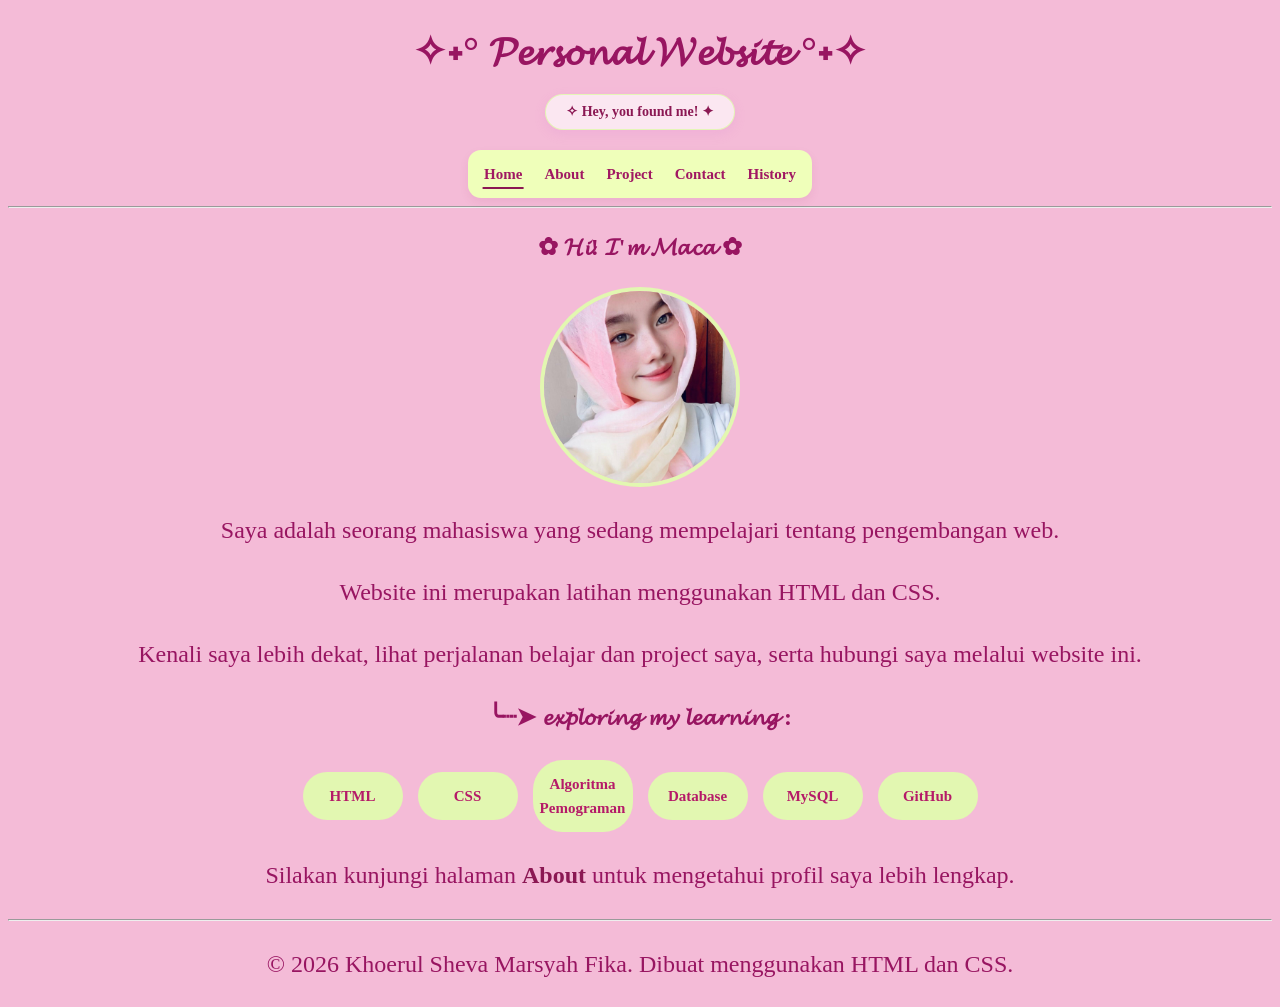
<file: index.html>
<!doctype html>
<html lang="id">
  <head>
    <meta charset="UTF-8" />
    <title>Home</title>
    <link rel="stylesheet" href="style.css">
  </head>
  <body>
    <div class="menu">
    <h1 id="judul">✧˖° 𝓟𝓮𝓻𝓼𝓸𝓷𝓪𝓵 𝓦𝓮𝓫𝓼𝓲𝓽𝓮 °˖✧</h1>
    <p class="greeting-sub">✧ Hey, you found me! ✦</p>
    <nav>
      <a href="index.html" class="active">Home</a>
      <a
        href="About.html"
        >About</a
      >
      <a href="Project.html"
        >Project</a
      >
       <a href="Contact.html"
        >Contact</a
      >
      <a href="History.html"
        >History</a
      >
    </nav>
    <hr />
    <h2 id="✿ 𝓗𝓲! 𝓘'𝓶 𝓜𝓪𝓬𝓪 ✿">✿ 𝓗𝓲! 𝓘'𝓶 𝓜𝓪𝓬𝓪 ✿</h2>
    <img
src="assets/maca.jpeg"
alt="Foto profil Khoerul Sheva Marsyah Fika"
width="180"
/>
    <p>Saya adalah seorang mahasiswa yang sedang mempelajari tentang pengembangan web.
    <p>Website ini merupakan latihan menggunakan HTML dan CSS.</p>

      <p>Kenali saya lebih dekat, lihat perjalanan belajar dan project saya, serta hubungi saya melalui website ini.</p>
    </p>
    <h3>╰┈➤ 𝓮𝔁𝓹𝓵𝓸𝓻𝓲𝓷𝓰 𝓶𝔂 𝓵𝓮𝓪𝓻𝓷𝓲𝓷𝓰 : </h3>
    <div class="skill-wrapper">
      <ul>
        <li>HTML</li>
        <li>CSS</li>
        <li>Algoritma Pemograman</li>
        <li>Database</li>
        <li>MySQL</li>
        <li>GitHub</li>
      </ul>
    </div>
    <p>Silakan kunjungi halaman <a href="About.html">About</a> untuk mengetahui profil saya lebih lengkap.</p>
  <hr />
    <p>©️ 2026 Khoerul Sheva Marsyah Fika. Dibuat menggunakan HTML dan CSS.</p>
  </body>
</html>
</file>
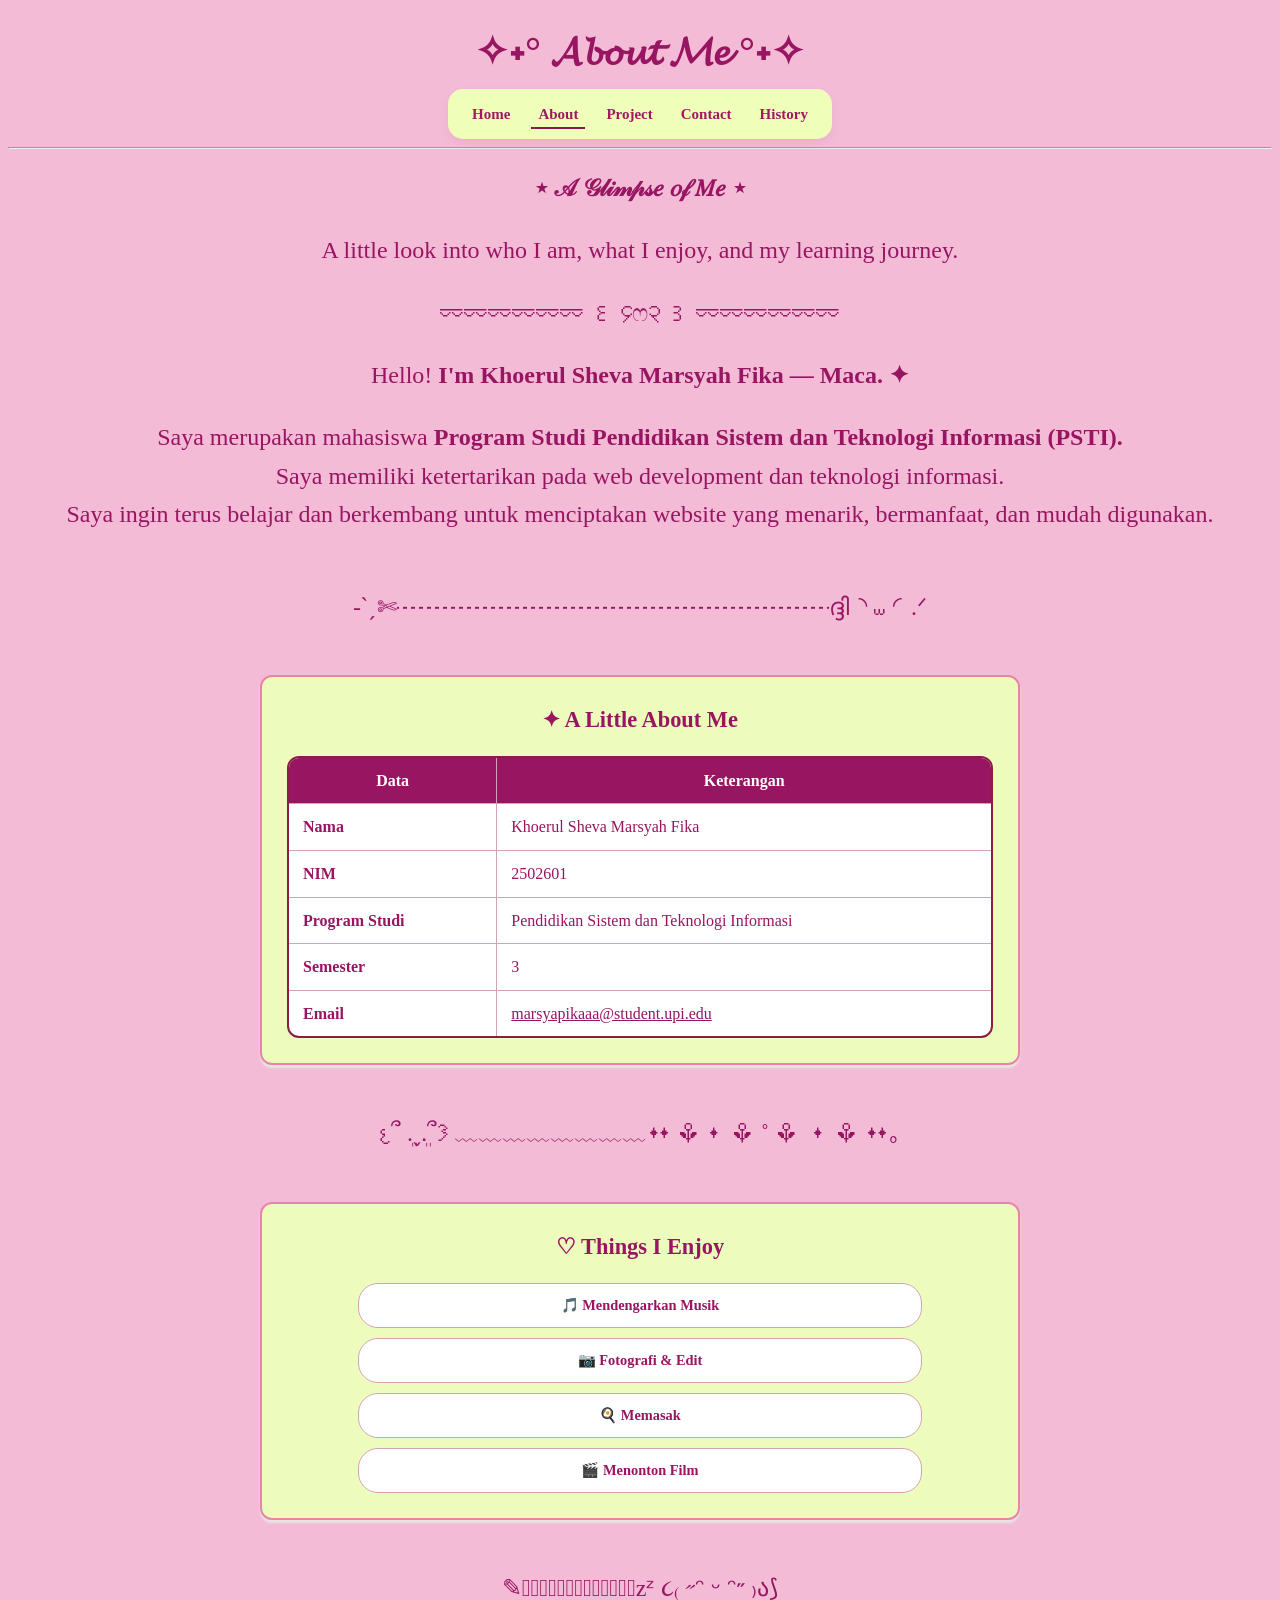
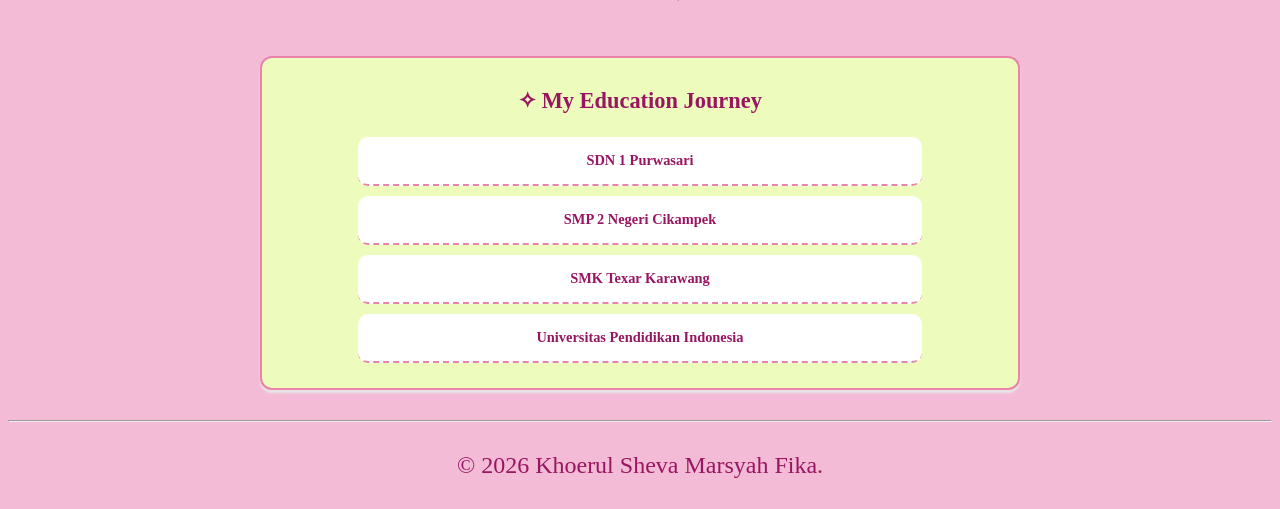
<file: About.html>
<!doctype html>
<html lang="id">
  <head>
    <meta charset="UTF-8" />
    <title>About</title>
    <link rel="stylesheet" href="style-about.css">
  </head>
  <body>
    <div class="menu">
    <h1 id="judul">✧˖° 𝓐𝓫𝓸𝓾𝓽 𝓜𝓮 °˖✧</h1>
    <nav>
      <a href="index.html"
        >Home</a
      >
      <a href="About.html" class="active">About</a>
      <a href="Project.html"
        >Project</a
      >
       <a href="Contact.html"
        >Contact</a
      >
       <a href="History.html"
        >History</a
      >
    </nav>
    <hr />
    <h2 id="⋆ 𝒜 𝒢𝓁𝒾𝓂𝓅𝓈𝑒 𝑜𝒻 𝑀𝑒 ⋆">⋆ 𝒜 𝒢𝓁𝒾𝓂𝓅𝓈𝑒 𝑜𝒻 𝑀𝑒 ⋆</h2>
    <p>A little look into who I am, what I enjoy, and my learning journey.
    <p>⏔⏔⏔⏔⏔⏔ ꒰ ᧔ෆ᧓ ꒱ ⏔⏔⏔⏔⏔⏔</p>
    </p>
    <p>Hello! <strong>I'm Khoerul Sheva Marsyah Fika — Maca. ✦</strong>
    <p>Saya merupakan mahasiswa <strong>Program Studi Pendidikan Sistem dan Teknologi Informasi (PSTI).</strong> <br />Saya memiliki ketertarikan pada web development dan teknologi informasi. <br />Saya ingin terus belajar dan berkembang untuk menciptakan website yang menarik, bermanfaat, dan mudah digunakan.</p>
  <div class="konten-about">
    <p>-ˋˏ✄┈┈┈┈┈┈┈┈┈┈┈┈┈┈┈┈┈┈ദ്ദി◝ ⩊ ◜.ᐟ</p>
    <div class="data-section">
    <h2>✦ A Little About Me</h2>
    <table class="tabel">
         <tr>
            <th> Data</th> 
            <th> Keterangan</th>
         </tr>
         <tr>
            <td> Nama</td>
            <td> Khoerul Sheva Marsyah Fika</td>
         </tr>
         <tr>
            <td> NIM</td>
            <td> 2502601</td>
         </tr>
         <tr>
            <td> Program Studi</td>
            <td> Pendidikan Sistem dan Teknologi Informasi</td>
         </tr>
         <tr>
            <td> Semester</td>
            <td> 3</td>
         </tr>
         <tr>
            <td> Email</td>
            <td> <a href="mailto:marsyapikaaa@student.upi.edu">marsyapikaaa@student.upi.edu</a></td>
         </tr>
      </table>
    </div>
    <p>𐔌՞ ܸ.ˬ.ܸ՞𐦯 ﹏﹏﹏﹏﹏﹏﹏﹏᠃ ⚘᠂ ⚘ ˚ ⚘ ᠂ ⚘ ᠃｡</p>
    <div class="hobby-card">
      <h2>♡ Things I Enjoy</h2>
      <ul class="hobby-list">
      <li>🎵 Mendengarkan Musik</li>
      <li>📷 Fotografi & Edit</li>
      <li>🍳 Memasak</li>
      <li>🎬 Menonton Film</li>
    </ul>
  </div>
  <p>✎𓂃𓂃𓂃𓂃𓂃𓂃𓂃𓂃𓂃𓂃𓂃𓂃𓂃zᶻ ૮₍ ˶ᵔ ᵕ ᵔ˶ ₎ა⟆</p>
  <div class="edu-card">
    <h2>✧ My Education Journey</h2>
    <ul class="edu-list">
      <li>
        <span class="edu-dot"></span>
            <div class="edu-content">
                <strong>SDN 1 Purwasari</strong>
            </div>
      </li>
      <li>
        <span class="edu-dot"></span>
            <div class="edu-content">
                <strong>SMP 2 Negeri Cikampek</strong>
            </div>
      </li>
      <li>
            <span class="edu-dot"></span>
            <div class="edu-content">
                <strong>SMK Texar Karawang</strong>
            </div>
      </li>
      <li class="active">
            <span class="edu-dot"></span>
            <div class="edu-content">
                <strong>Universitas Pendidikan Indonesia</strong>
            </div>
      </li>
    </ul>
    </div>
  </div>
<hr />
<p>©️ 2026 Khoerul Sheva Marsyah Fika.</p>
  </body>
</html>
</file>
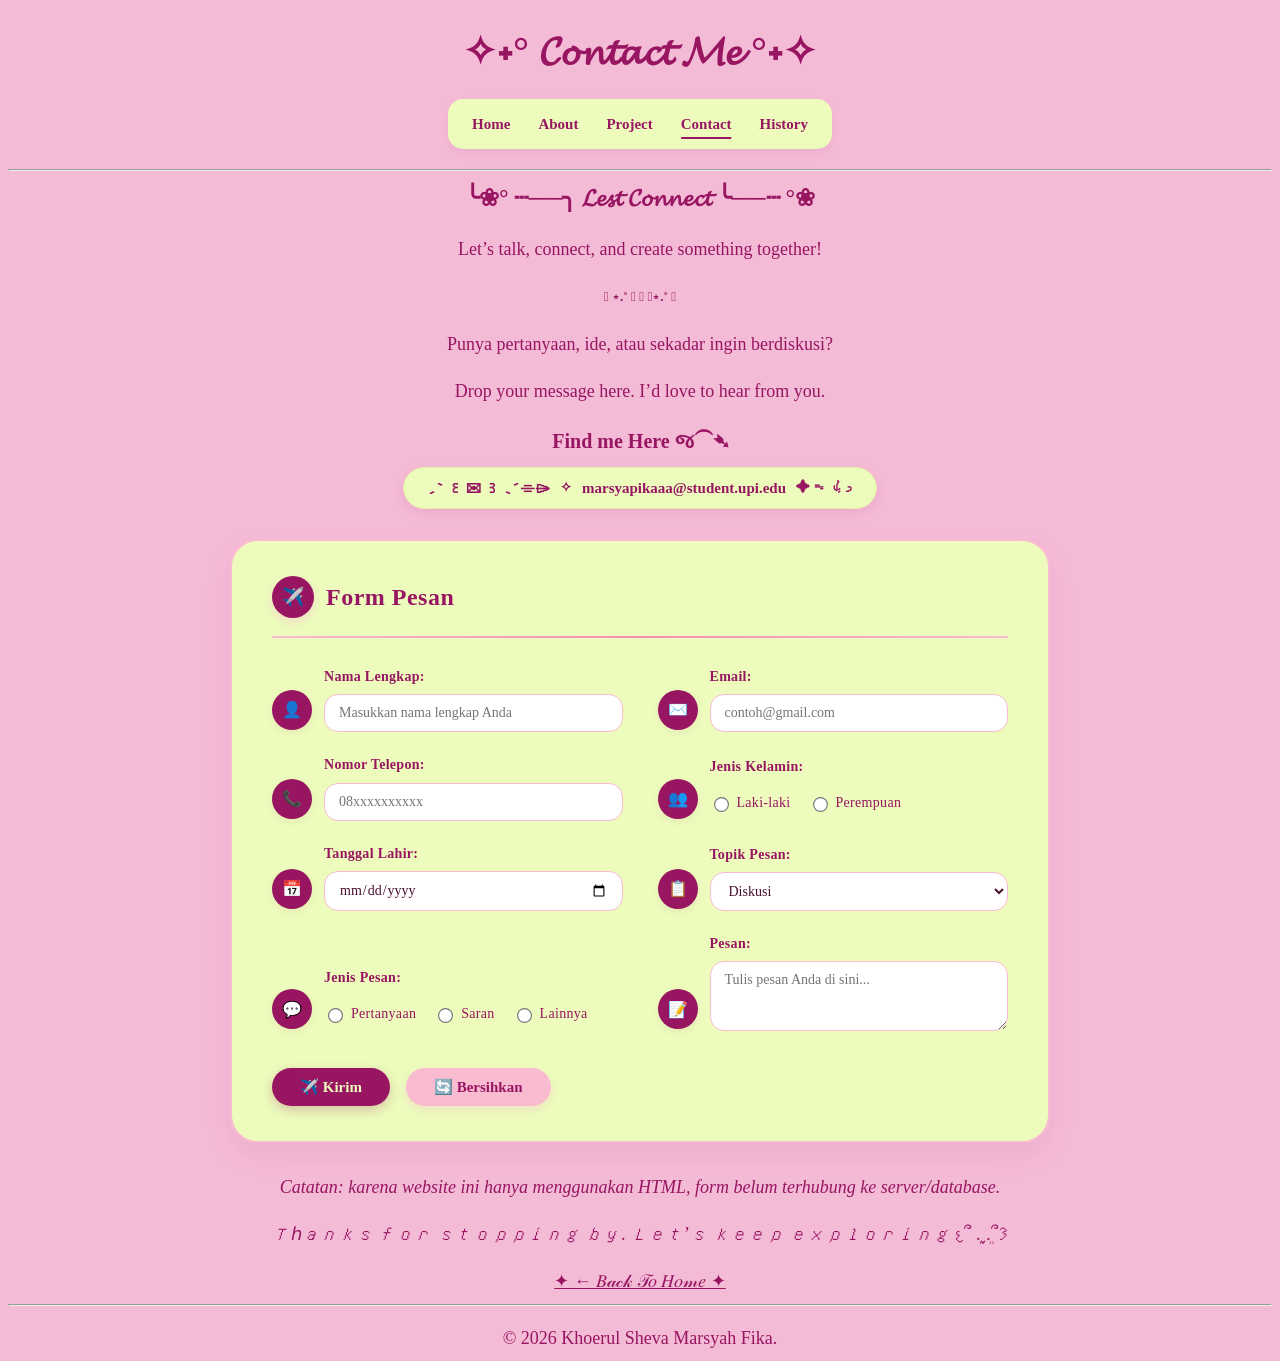
<file: Contact.html>
<!doctype html>
<html lang="id">
  <head>
    <meta charset="UTF-8" />
    <title>Contact</title>
    <link rel="stylesheet" href="style-contact.css" />
  </head>
  <body>
    <header>
      <div class="menu">
        <h1 id="judul">✧˖° 𝓒𝓸𝓷𝓽𝓪𝓬𝓽 𝓜𝓮 °˖✧</h1>
        <nav class="navbar">
          <a href="index.html">Home</a>
          <a href="About.html">About</a>
          <a href="Project.html">Project</a>
          <a href="Contact.html" class="active">Contact</a>
          <a href="History.html">History</a>
        </nav>
      </div>
      <hr />
    </header>

    <main class="contact-container">
      <section class="intro-section">
        <h2>╰❀° ┄──╮ 𝓛𝓮𝓼𝓽 𝓒𝓸𝓷𝓷𝓮𝓬𝓽 ╰──┄ °❀</h2>
        <p>Let’s talk, connect, and create something together!</p>
        <h5>𓇼 ⋆.˚ 𓆉 𓆝 𓆡⋆.˚ 𓇼</h5>
        <p>Punya pertanyaan, ide, atau sekadar ingin berdiskusi?</p>
        <p>Drop your message here. I’d love to hear from you.</p>
      </section>
      <section class="info-section">
        <h3>Find me Here જ⁀➴</h3>
        <a href="mailto:marsyapikaaa@student.upi.edu" class="email-pill"> ˏˋ ꒰ ✉︎ ꒱ ˎˊ⌯⌲
          <span class="pill-sparkle">✧</span>
          <span class="email-text">marsyapikaaa@student.upi.edu</span>
          <span class="pill-sparkle">✦ ᯓ ᡣ𐭩</span>
      </a>
      </section>

      <section class="form-container">
        <div class="form-header">
          <span class="icon-header">✈️</span>
          <h3>Form Pesan</h3>
        </div>
        <hr class="form-divider" />

        <!-- Kunci Rapi: SEMUA .form-item WAJIB ADA DI DALAM TAG FORM INI -->
        <form action="#" method="post" class="grid-form">
          
          <!-- 1. Nama Lengkap -->
          <div class="form-item">
            <span class="field-icon">👤</span>
            <div class="field-content">
              <label for="nama">Nama Lengkap:</label>
              <input type="text" id="nama" name="nama" required placeholder="Masukkan nama lengkap Anda" />
            </div>
          </div>

          <!-- 2. Email -->
          <div class="form-item">
            <span class="field-icon">✉️</span>
            <div class="field-content">
              <label for="email">Email:</label>
              <input type="email" id="email" name="email" required placeholder="contoh@gmail.com" />
            </div>
          </div>

          <!-- 3. Nomor Telepon -->
          <div class="form-item">
            <span class="field-icon">📞</span>
            <div class="field-content">
              <label for="telepon">Nomor Telepon:</label>
              <input type="text" id="telepon" name="telepon" placeholder="08xxxxxxxxxx" />
            </div>
          </div>

          <!-- 4. Jenis Kelamin -->
          <div class="form-item">
            <span class="field-icon">👥</span>
            <div class="field-content">
              <label>Jenis Kelamin:</label>
              <div class="radio-inline">
                <label><input type="radio" name="jenis_kelamin" value="Laki-laki" /> Laki-laki</label>
                <label><input type="radio" name="jenis_kelamin" value="Perempuan" /> Perempuan</label>
              </div>
            </div>
          </div>

          <!-- 5. Tanggal Lahir -->
          <div class="form-item">
            <span class="field-icon">📅</span>
            <div class="field-content">
              <label for="tanggal_lahir">Tanggal Lahir:</label>
              <input type="date" id="tanggal_lahir" name="tanggal_lahir" />
            </div>
          </div>

          <!-- 6. Topik Pesan -->
          <div class="form-item">
            <span class="field-icon">📋</span>
            <div class="field-content">
              <label for="topik">Topik Pesan:</label>
              <select id="topik" name="topik">
                <option value="diskusi">Diskusi</option>
                <option value="pertanyaan">Pertanyaan</option>
                <option value="saran">Saran</option>
              </select>
            </div>
          </div>

          <!-- 7. Jenis Pesan -->
          <div class="form-item">
            <span class="field-icon">💬</span>
            <div class="field-content">
              <label>Jenis Pesan:</label>
              <div class="radio-inline">
                <label><input type="radio" name="jenis_pesan" value="Pertanyaan" /> Pertanyaan</label>
                <label><input type="radio" name="jenis_pesan" value="Saran" /> Saran</label>
                <label><input type="radio" name="jenis_pesan" value="Lainnya" /> Lainnya</label>
              </div>
            </div>
          </div>

          <!-- 8. Pesan -->
          <div class="form-item">
            <span class="field-icon">📝</span>
            <div class="field-content">
              <label for="pesan">Pesan:</label>
              <textarea id="pesan" name="pesan" rows="3" placeholder="Tulis pesan Anda di sini..."></textarea>
            </div>
          </div>

          <!-- Tombol -->
          <div class="form-actions">
            <button type="submit" class="btn-kirim">✈️ Kirim</button>
            <button type="reset" class="btn-bersihkan">🔄 Bersihkan</button>
          </div>
        </form>
      </section>

      <p><em>Catatan: karena website ini hanya menggunakan HTML, form belum terhubung ke server/database.</em></p>
      <p>𝑇ℎ𝑎𝑛𝑘𝑠 𝑓𝑜𝑟 𝑠𝑡𝑜𝑝𝑝𝑖𝑛𝑔 𝑏𝑦. 𝐿𝑒𝑡’𝑠 𝑘𝑒𝑒𝑝 𝑒𝑥𝑝𝑙𝑜𝑟𝑖𝑛𝑔 𐔌՞ ܸ.ˬ.ܸ՞𐦯</p>
      <p><a href="index.html"> ✦ ← 𝐵𝒶𝒸𝓀 𝒯𝑜 𝐻𝑜𝓂𝑒 ✦</a></p>
      <hr />
      <p>©️ 2026 Khoerul Sheva Marsyah Fika.</p>
    </main>
  </body>
</html>
</file>
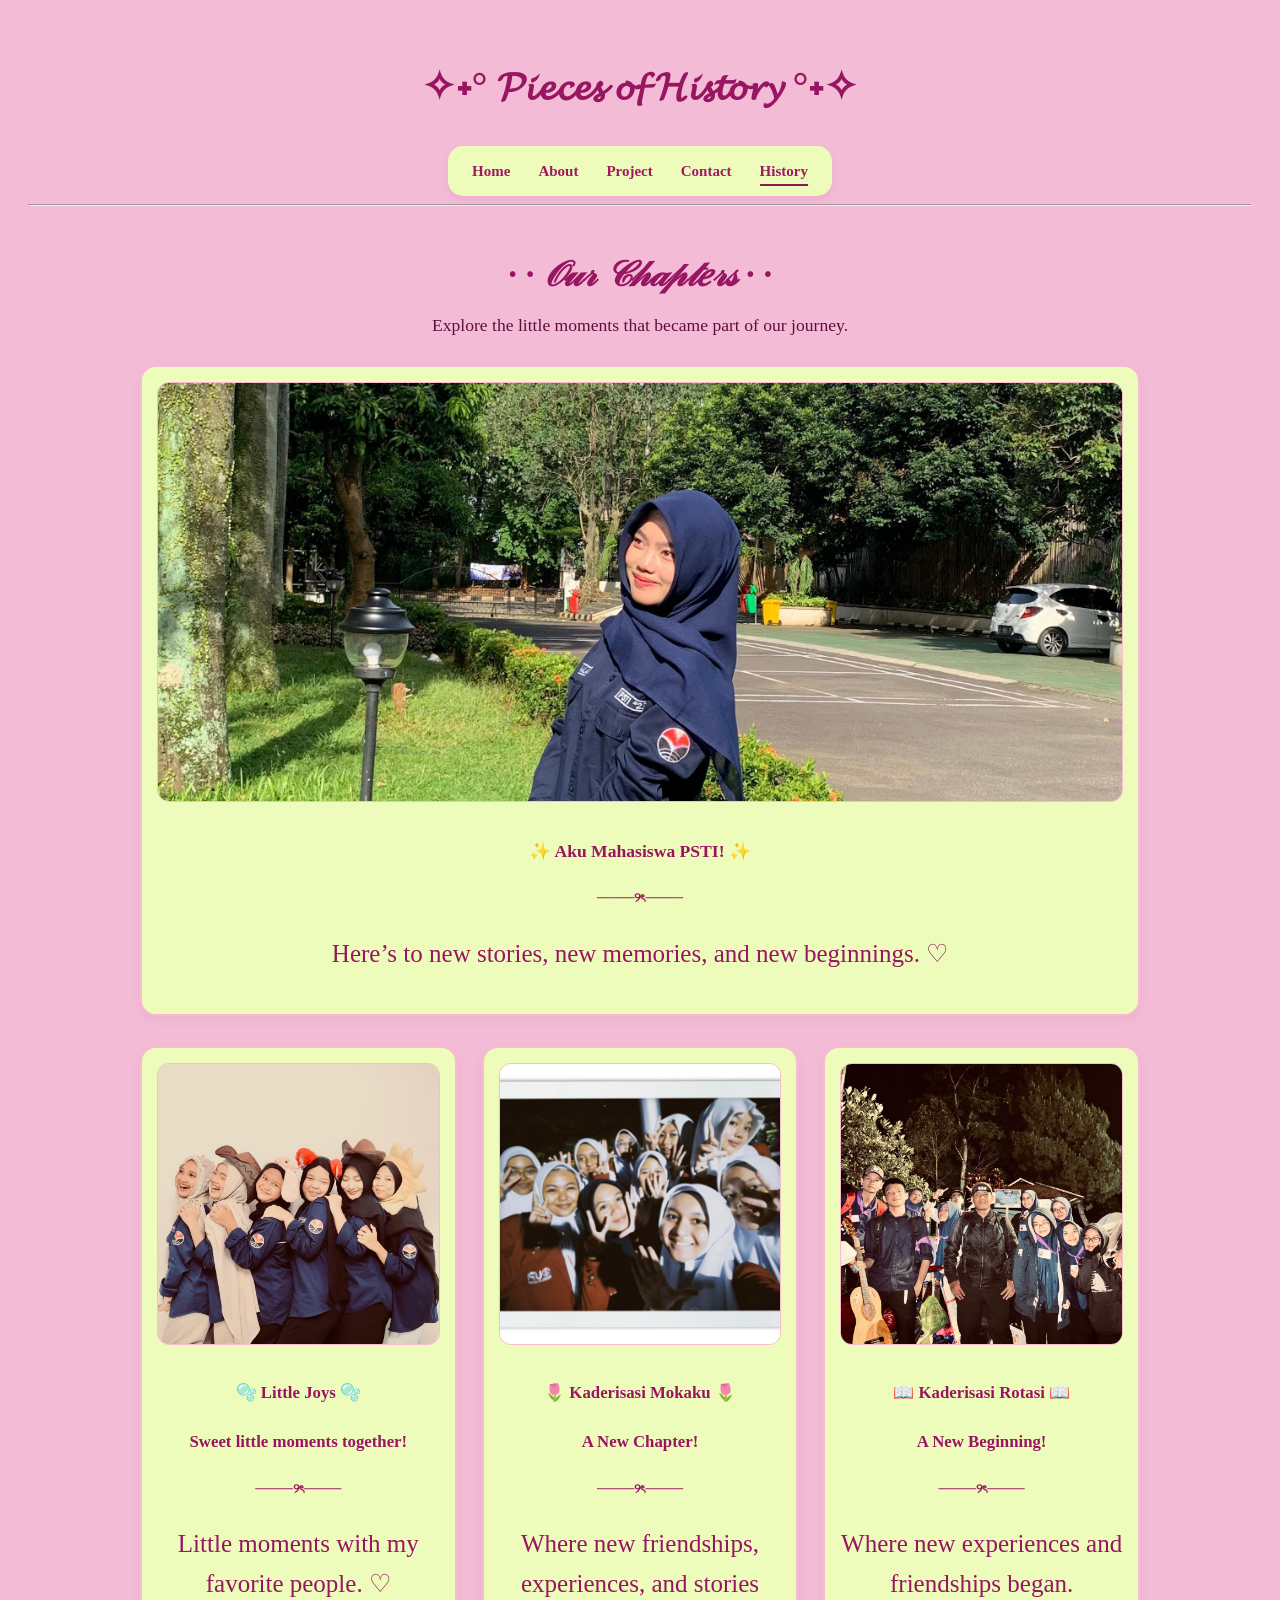
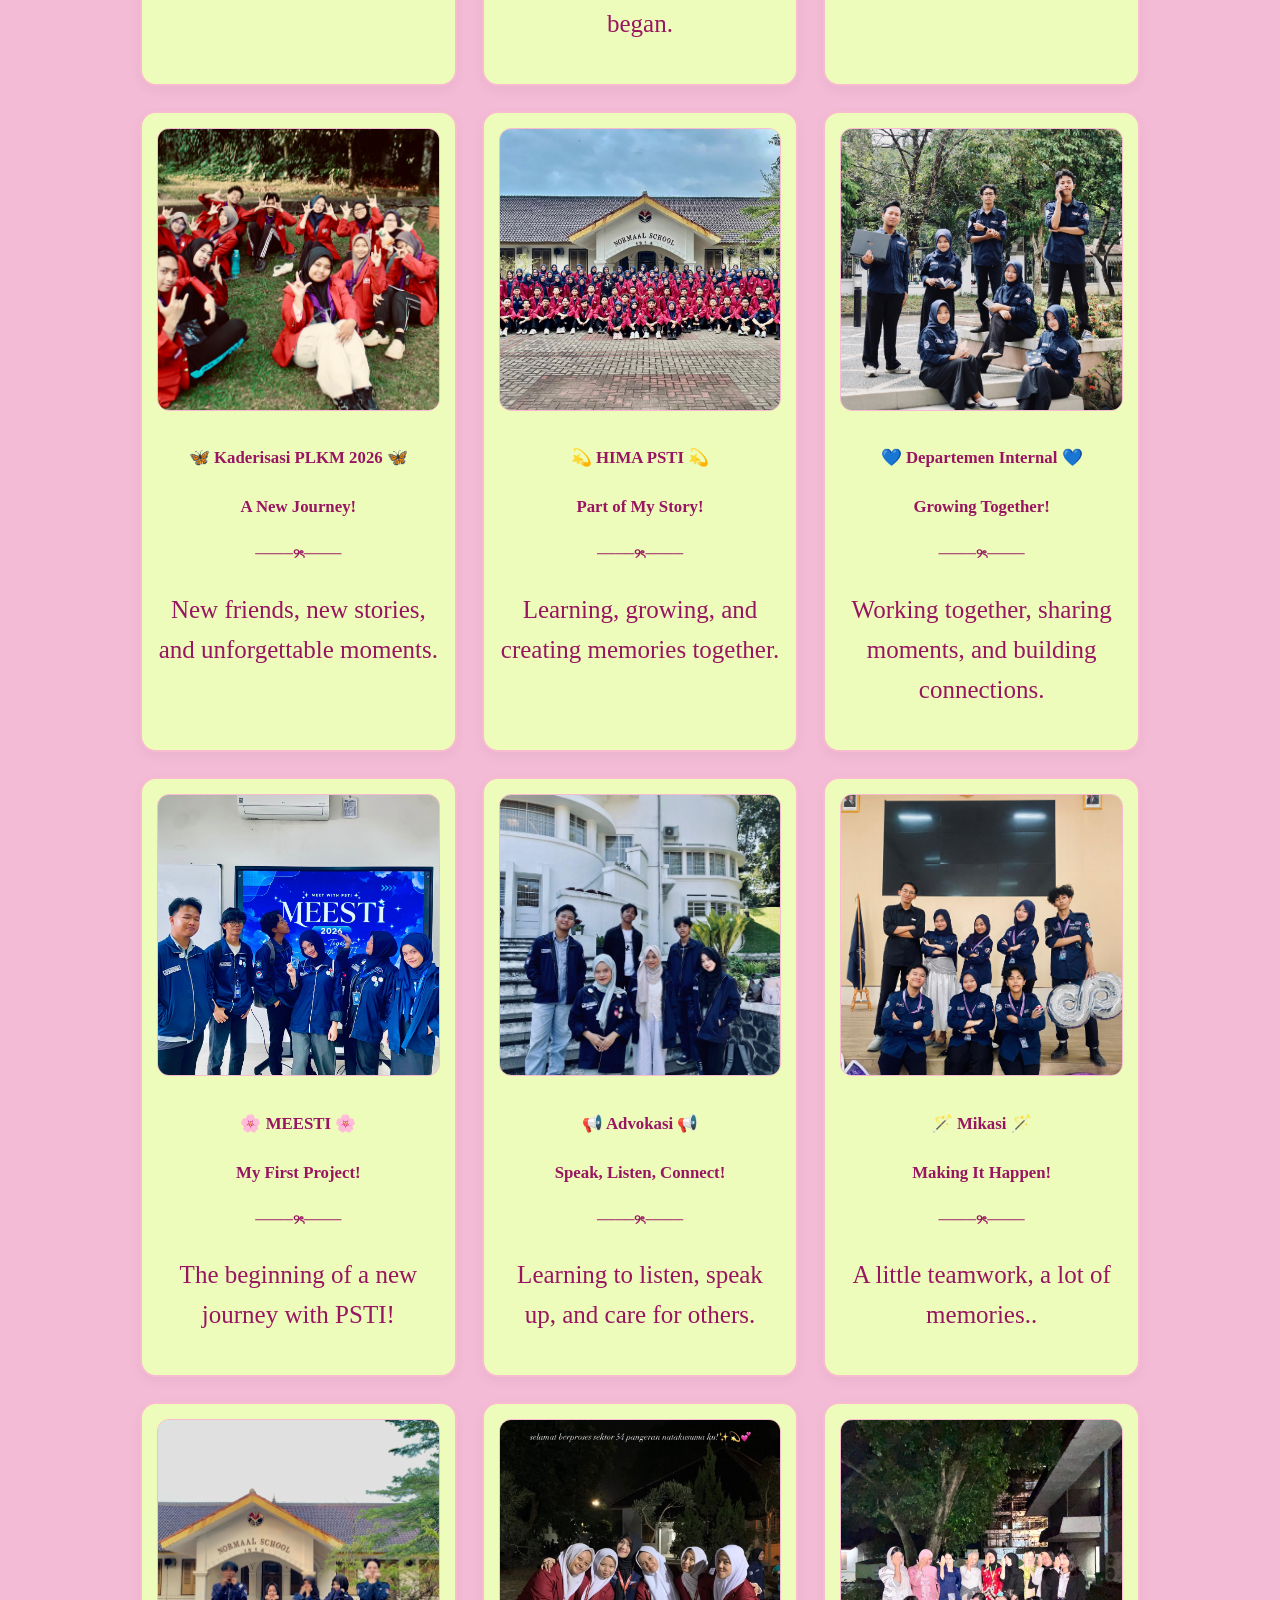
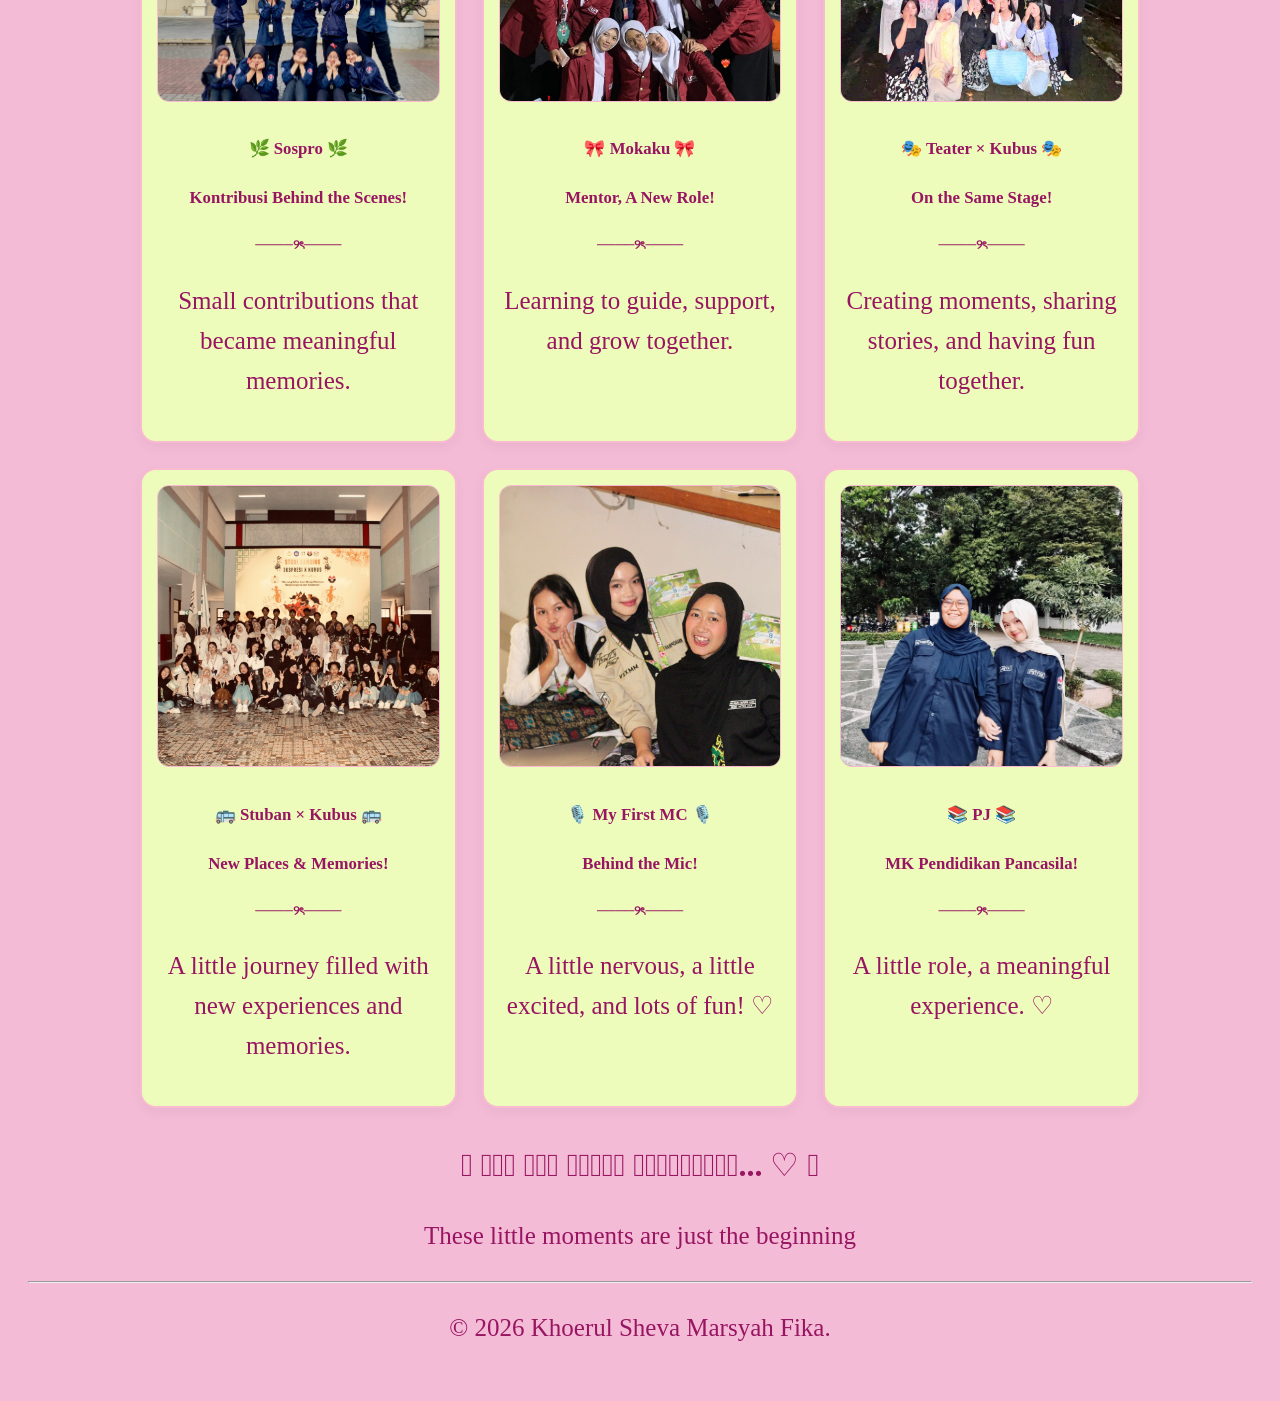
<file: History.html>
<!DOCTYPE html>
<html lang="id">
<head>
    <meta charset="UTF-8">
    <title>History</title>
    <link rel="stylesheet" href="style-history.css">
  <head>
  <body>
    <header>
      <div class="menu">
    <h1 id="judul">✧˖° 𝓟𝓲𝓮𝓬𝓮𝓼 𝓸𝓯 𝓗𝓲𝓼𝓽𝓸𝓻𝔂 °˖✧</h1>
  <div class="menu">
   <nav class="navbar">
    <a href="index.html"
        >Home</a
      >
      <a
        href="About.html"
        >About</a
      >
      <a href="Project.html"
        >Project</a
      >
       <a href="Contact.html"
        >Contact</a
      >
      <a href="History.html" class="active">History</a>
     </nav>
     <hr />
     </div>
    </header>
  </body>
    <main class="history-container">
        <div class="page-title">
            <h1>· · 𝒪𝓊𝓇 𝒞𝒽𝒶𝓅𝓉𝑒𝓇𝓈 · ·</h1>
            <p>Explore the little moments that became part of our journey.</p>
        </div>
        <div class="history-card featured-card">
        <div class="img-box">
          <img src="assets/psti.jpeg" alt="Sapro">
        </div>
      <div class="card-info">
          <h4>✨ Aku Mahasiswa PSTI! ✨</h4>
          <h5>────୨ৎ────</h5>
          <p>Here’s to new stories, new memories, and new beginnings. ♡</p>
        </div>
      </div>
    <div class="history-grid">
     <div class="history-card">
      <div class="img-box">
       <img src="assets/girl.jpeg" alt="My Girl">
      </div>
    <div class="card-info">           
       <h4>🫧 Little Joys 🫧</h4>
       <h4>Sweet little moments together!</h4>
       <h5>────୨ৎ────</h5>
       <p>Little moments with my favorite people. ♡</p>       
      </div>
    </div>
    <div class="history-card">
     <div class="img-box">
       <img src="assets/mokaku.jpeg" alt="HIMA">
      </div>
      <div class="card-info">
       <h4>🌷 Kaderisasi Mokaku 🌷</h4>
       <h4>A New Chapter!</h4>
       <h5>────୨ৎ────</h5>
       <p>Where new friendships, experiences, and stories began.</p>
     </div>
    </div>
      <div class="history-card">
       <div class="img-box">
         <img src="assets/rotasi.jpeg" alt="Kaderisasi Rotasi">
       </div>
       <div class="card-info">
           <h4>📖 Kaderisasi Rotasi 📖</h4>
           <h4>A New Beginning!</h4>
           <h5>────୨ৎ────</h5>
           <p>Where new experiences and friendships began.</p>
         </div>
      </div>
          <div class="history-card">
        <div class="img-box">
          <img src="assets/plkm.jpeg" alt="PLKM 2026">
        </div>
        <div class="card-info">
           <h4> 🦋 Kaderisasi PLKM 2026 🦋</h4>
           <h4> A New Journey!</h4>
           <h5>────୨ৎ────</h5>
           <p>New friends, new stories, and unforgettable moments.</p>
        </div>
      </div>
    <div class="history-card">
     <div class="img-box">
       <img src="assets/hima.jpeg" alt="HIMA">
      </div>
      <div class="card-info">
       <h4>💫 HIMA PSTI 💫 </h4>
       <h4>Part of My Story!</h4></H>
       <h5>────୨ৎ────</h5>
       <p>Learning, growing, and creating memories together.</p>
     </div>
    </div>
     <div class="history-card">
     <div class="img-box">
       <img src="assets/internal.jpeg" alt="HIMA">
      </div>
      <div class="card-info">
       <h4>💙 Departemen Internal 💙</h4>
       <h4>Growing Together!</h4>
       <h5>────୨ৎ────</h5>
       <p>Working together, sharing moments, and building connections.</p>
     </div>
    </div>
     <div class="history-card">
      <div class="img-box">
        <img src="assets/meesti.jpeg" alt="MEESTI">
       </div>
       <div class="card-info">
          <h4>🌸 MEESTI 🌸</h4>
          <h4>My First Project!</h4>
          <h5>────୨ৎ────</h5>
          <p>The beginning of a new journey with PSTI!</p>
        </div>
       </div>
       <div class="history-card">
       <div class="img-box">
         <img src="assets/advokasi.jpeg" alt="Kaderisasi Rotasi">
       </div>
       <div class="card-info">
           <h4>📢 Advokasi 📢</h4>
           <h4>Speak, Listen, Connect!</h4>
           <h5>────୨ৎ────</h5>
           <p>Learning to listen, speak up, and care for others.</p>
         </div>
      </div>
      <div class="history-card">
        <div class="img-box">
          <img src="assets/mikasi.jpeg" alt="Sapro">
        </div>
      <div class="card-info">
          <h4>🪄  Mikasi 🪄 </h4>
          <h4>Making It Happen!</h4>
          <h5>────୨ৎ────</h5>
          <p>A little teamwork, a lot of memories..</p>
        </div>
      </div>
            <div class="history-card">
        <div class="img-box">
          <img src="assets/sospro.jpeg" alt="Sapro">
        </div>
      <div class="card-info">
          <h4>🌿 Sospro 🌿</h4>
          <h4>Kontribusi Behind the Scenes!</h4>
          <h5>────୨ৎ────</h5>
          <p>Small contributions that became meaningful memories.</p>
        </div>
      </div>
      <div class="history-card">
        <div class="img-box">
          <img src="assets/panitia mokaku.jpeg" alt="Mokaku Mentor">
        </div>
      <div class="card-info">
          <h4>🎀 Mokaku 🎀</h4>
          <h4>Mentor, A New Role!</h4>
          <h5>────୨ৎ────</h5>
          <p>Learning to guide, support, and grow together.</p>
        </div>
      </div>
            <div class="history-card">
        <div class="img-box">
          <img src="assets/teater x kubus.jpeg" alt="Sapro">
        </div>
      <div class="card-info">
          <h4>🎭 Teater × Kubus 🎭</h4>
          <h4>On the Same Stage!</h4>
          <h5>────୨ৎ────</h5>
          <p>Creating moments, sharing stories, and having fun together.</p>
        </div>
      </div>
            <div class="history-card">
        <div class="img-box">
          <img src="assets/stuban x kubus.jpeg" alt="Sapro">
        </div>
      <div class="card-info">
          <h4>🚌 Stuban × Kubus 🚌 </h4>
          <h4>New Places & Memories!</h4>
          <h5>────୨ৎ────</h5>
          <p>A little journey filled with new experiences and memories.</p>
        </div>
      </div>
            <div class="history-card">
        <div class="img-box">
          <img src="assets/mc.jpeg" alt="Sapro">
        </div>
      <div class="card-info">
          <h4>🎙️ My First MC 🎙️ </h4>
          <h4>Behind the Mic!</h4>
          <h5>────୨ৎ────</h5>
          <p>A little nervous, a little excited, and lots of fun! ♡</p>
        </div>
      </div>
      <div class="history-card">
        <div class="img-box">
          <img src="assets/pj.jpeg" alt="Sapro">
        </div>
      <div class="card-info">
          <h4>📚 PJ 📚</h4>
          <h4>MK Pendidikan Pancasila!</h4>
          <h5>────୨ৎ────</h5>
          <p>A little role, a meaningful experience. ♡</p>
        </div>
      </div>
    </div>
    </main>
  <h1>𓂃 𝒜𝓃𝒹 𝓉𝒽𝑒 𝒮𝓉𝑜𝓇𝓎 𝒞𝑜𝓃𝓉𝒾𝓃𝓊𝑒𝓈... ♡ 𓂃</h1>
  <p>These little moments are just the beginning</p>
  <hr />
    <p>©️ 2026 Khoerul Sheva Marsyah Fika.</p>
     </body>
</html>
</file>
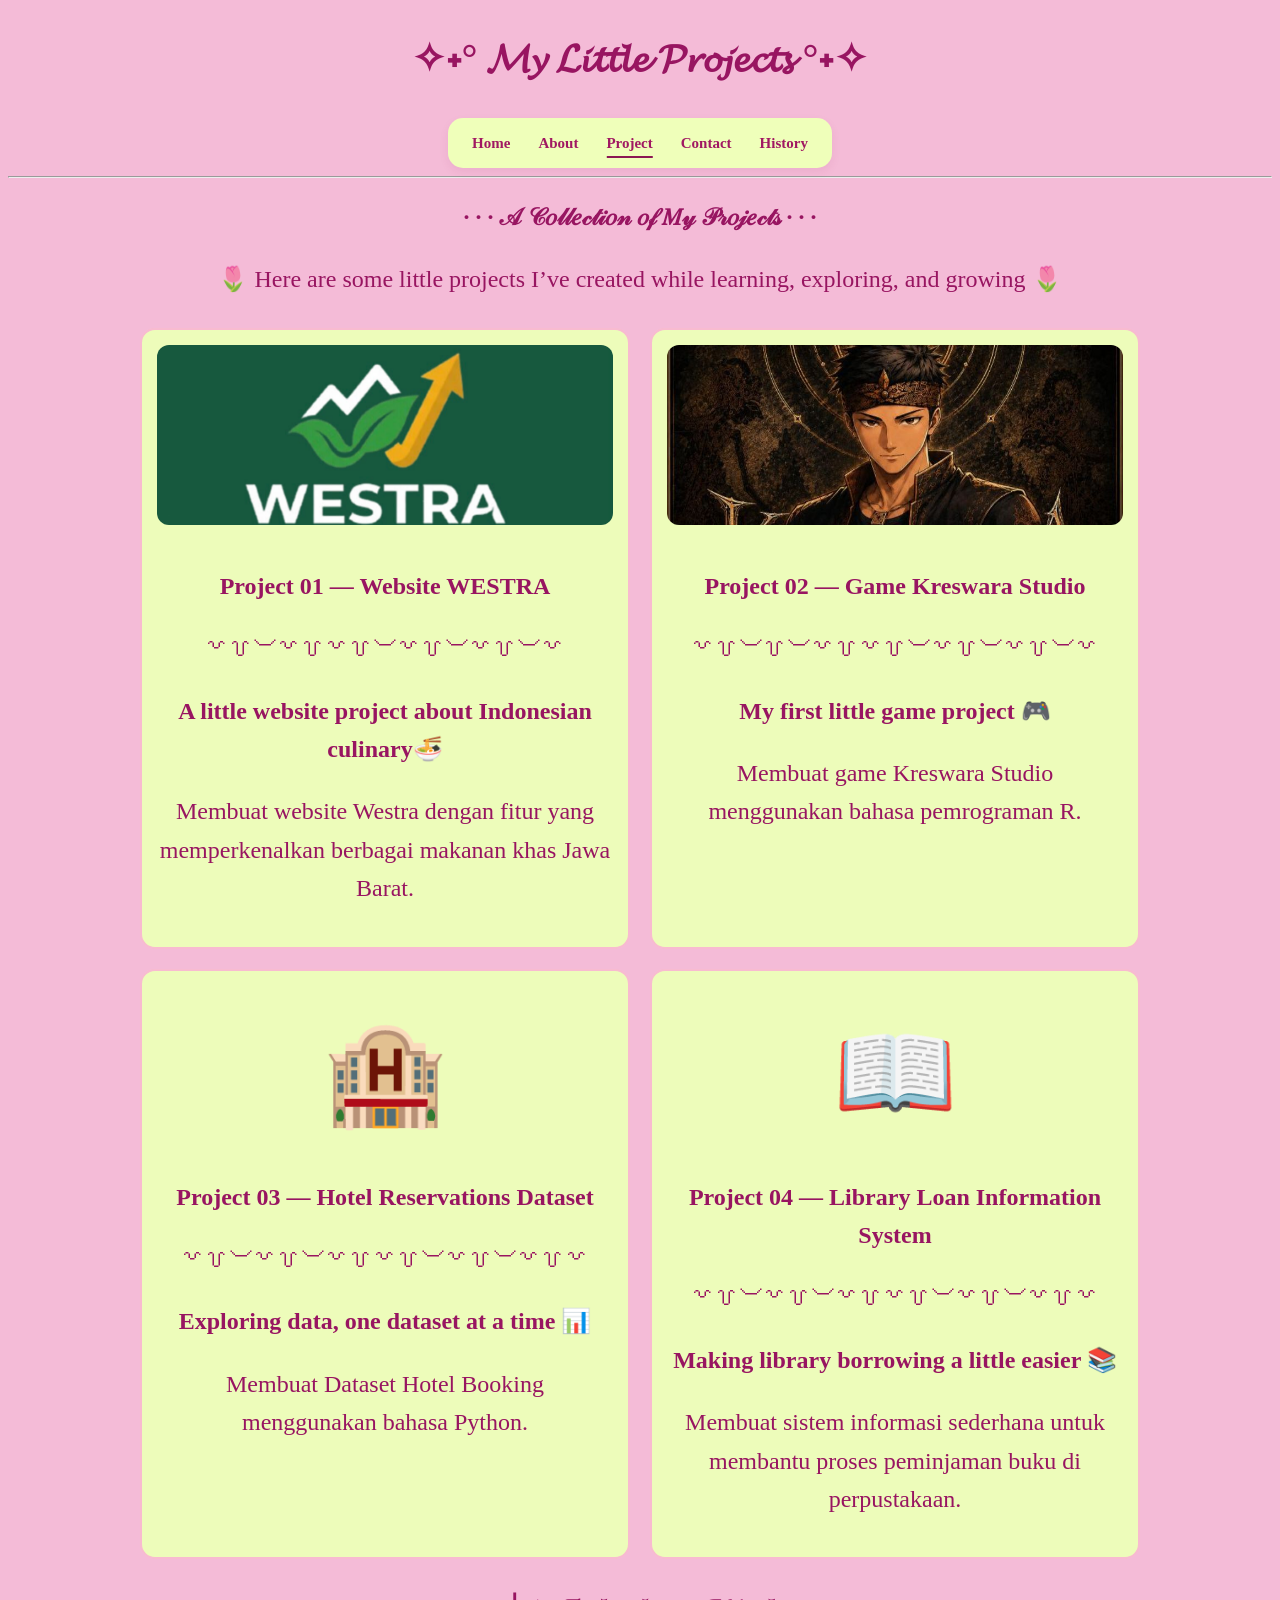
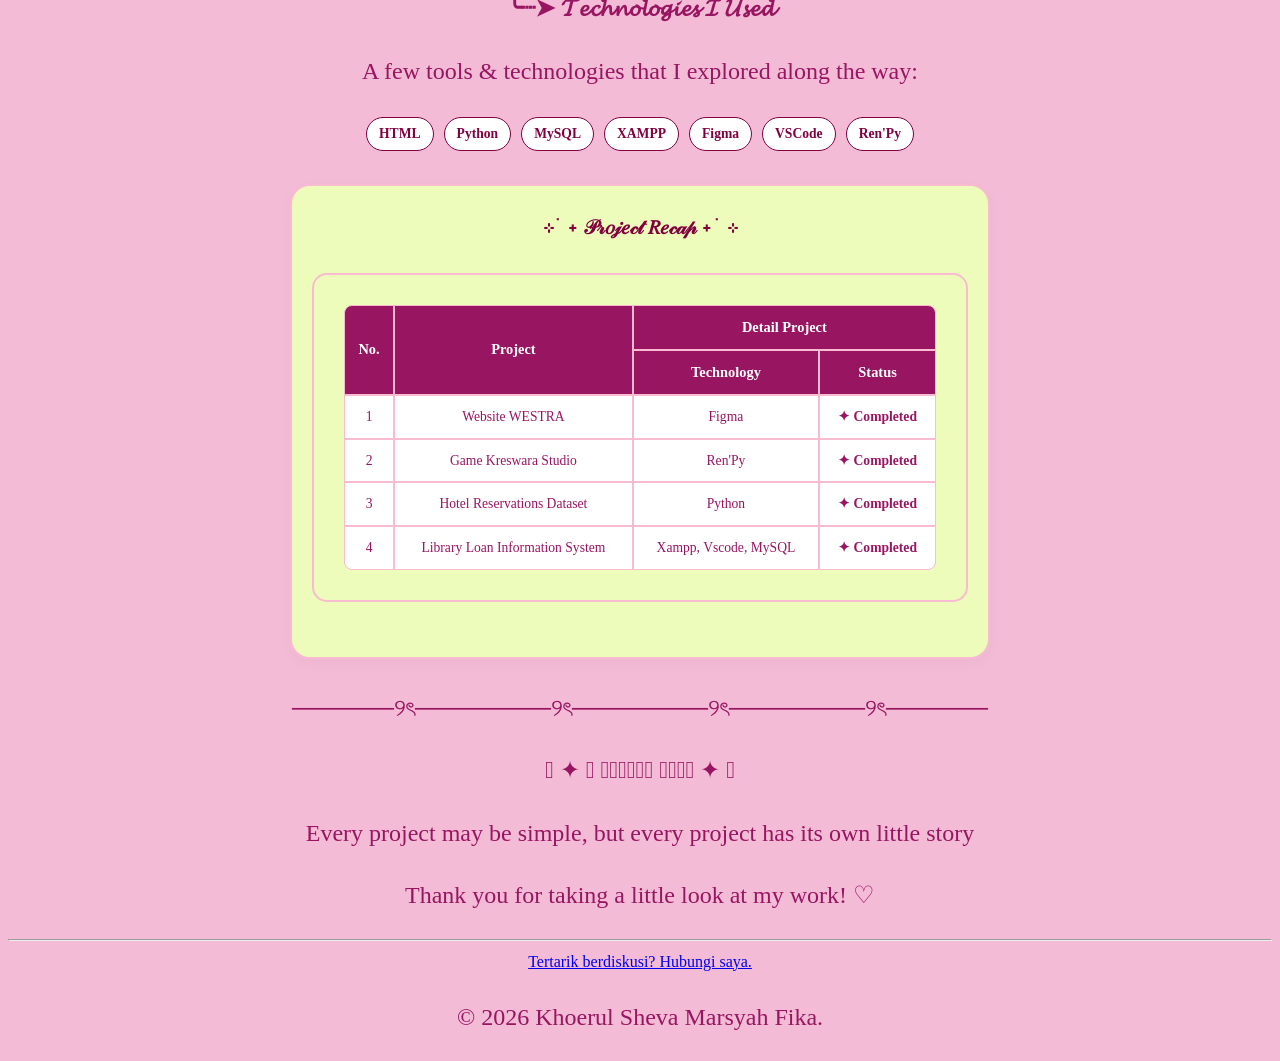
<file: Project.html>
<!doctype html>
<html lang="id">
  <head>
    <meta charset="UTF-8" />
    <title>Project</title>
    <link rel="stylesheet" href="style-project.css">
  </head>
  <body>
    <div class="menu">
    <h1 id="judul">✧˖° 𝓜𝔂 𝓛𝓲𝓽𝓽𝓵𝓮 𝓟𝓻𝓸𝓳𝓮𝓬𝓽𝓼 °˖✧</h1>
    <nav>
      <a href="index.html"
        >Home</a
      >
      <a
        href="About.html"
        >About</a
      >
      <a href="Project.html" class="active">Project</a>
      <a href="Contact.html"
        >Contact</a
      >
      <a href="History.html"
        >History</a
      >
    </nav>
    <hr />
    <h2 id="· · ·𝒜 𝒞𝑜𝓁𝓁𝑒𝒸𝓉𝒾𝑜𝓃 𝑜𝒻 𝑀𝓎 𝒫𝓇𝑜𝒿𝑒𝒸𝓉𝓈· · ·">· · · 𝒜 𝒞𝑜𝓁𝓁𝑒𝒸𝓉𝒾𝑜𝓃 𝑜𝒻 𝑀𝓎 𝒫𝓇𝑜𝒿𝑒𝒸𝓉𝓈 · · ·</h2>
        <p>🌷 Here are some little projects I’ve created while learning, exploring, and growing 🌷</p>
    <div class="konten-project">
      <div class="card-project">
    <img
src="assets/westra.jpeg"
alt="WESTRA"
width="240"
class="img-project">
<h3>Project 01 — Website WESTRA</h3>
<p>꒷꒦︶꒷꒦꒷꒦︶꒷꒦︶꒷꒦︶꒷</p>
<p><strong>A little website project about Indonesian culinary🍜</strong></p>
<p>Membuat website Westra dengan fitur yang memperkenalkan berbagai makanan khas Jawa Barat.</p>
    </div>
    <div class="card-project">
 <img
src="assets/kreswara.jpeg"
alt="KRESWARA STUDIO"
width="240"
class="img-project">
<h3>Project 02 — Game Kreswara Studio</h3>
<p>꒷꒦︶꒦︶꒷꒦꒷꒦︶꒷꒦︶꒷꒦︶꒷</p>
<p><strong>My first little game project 🎮</strong></p>
<p>Membuat game Kreswara Studio menggunakan bahasa pemrograman R.</p>
    </div>
    <div class="card-project">
      <div class="icon-project">🏨</div>
      <h3>Project 03 — Hotel Reservations Dataset</h3>
      <p>꒷꒦︶꒷꒦︶꒷꒦꒷꒦︶꒷꒦︶꒷꒦꒷</p>
      <p><strong>Exploring data, one dataset at a time 📊</strong></p>
      <p>Membuat Dataset Hotel Booking menggunakan bahasa Python.</p>
    </div>
    <div class="card-project">
      <div class="icon-project">📖</div>
      <h3>Project 04 — Library Loan Information System</h3>
      <p>꒷꒦︶꒷꒦︶꒷꒦꒷꒦︶꒷꒦︶꒷꒦꒷</p>
      <p><strong>Making library borrowing a little easier 📚</strong></p>
      <p>Membuat sistem informasi sederhana untuk membantu proses peminjaman buku di perpustakaan.</strong></p>
    </div>
  </div>
    <h3 class="judul-section">╰┈➤  𝓣𝓮𝓬𝓱𝓷𝓸𝓵𝓸𝓰𝓲𝓮𝓼 𝓘 𝓤𝓼𝓮𝓭</h3>
    <p>A few tools & technologies that I explored along the way:</p>
    <div class="list-teknologi">
        <span class="badge">HTML</span>
        <span class="badge">Python</span>
        <span class="badge">MySQL</span>
        <span class="badge">XAMPP</span>
        <span class="badge">Figma</span>
        <span class="badge">VSCode</span>
        <span class="badge">Ren'Py</span>
    </div>
 <div class="container-tabel">
    <h3 class="judul-section">⊹ ࣪ ˖ 𝒫𝓇𝑜𝒿𝑒𝒸𝓉 𝑅𝑒𝒸𝒶𝓅 ˖ ࣪ ⊹</h3> 
    <table class="tabel-about">
      <thead>
         <tr>
            <th rowspan="2">No.</th>
            <th rowspan="2">Project</th>
            <th colspan="2">Detail Project</th>
         </tr>
         <tr>
            <th> Technology</th>
            <th> Status</th>
         </tr>
        </thead>
        <tbody>
         <tr>
            <td style="text-align: center;">1</td>
                <td>Website WESTRA</td>
                <td>Figma</td>
                <td style="text-align: center; font-weight: bold;">✦ Completed</td>
         </tr>
         <tr>
                <td style="text-align: center;">2</td>
                <td>Game Kreswara Studio</td>
                <td>Ren'Py</td>
                <td style="text-align: center; font-weight: bold;">✦ Completed</td>
         </tr>
         <tr>
                <td style="text-align: center;">3</td>
                <td>Hotel Reservations Dataset</td>
                <td>Python</td>
                <td style="text-align: center; font-weight: bold;">✦ Completed</td>
         </tr>
         <tr>
                <td style="text-align: center;">4</td>
                <td>Library Loan Information System</td>
                <td>Xampp, Vscode, MySQL</td>
                <td style="text-align: center; font-weight: bold;">✦ Completed</td>
         </tr>
        </tbody>
      </table>
   </div>
      <p>──────୨ৎ────────୨ৎ────────୨ৎ────────୨ৎ──────</p>
      <h3>𓂃 ✦ 𝒜 𝐿𝒾𝓉𝓉𝓁𝑒 𝒩𝑜𝓉𝑒 ✦ 𓂃</h3>
      <p>Every project may be simple, but every project has its own little story</p>
      <p>Thank you for taking a little look at my work! ♡</p>
    <hr />
    <a href="Contact.html"
      >
        <a href="Contact.html">Tertarik berdiskusi? Hubungi saya.</a>
    <p>©️ 2026 Khoerul Sheva Marsyah Fika.</p>
  </body>
</html>
</file>
<file: style.css>
*{
    margin: 1;
    padding: 0;
}

#judul{
    font-size: 40px;

}

p{
    font-family: garamond;
    font-size: x-large;
}

h2{
    font-style: inherit;
}

nav{
    background-color: rgb(237, 252, 186);
    display: flex;
    align-items: center;
    justify-content: center;
    padding: 20px rgba #edde0d;
    gap: 15px;
    font-size: 16px;
    width: fit-content;
    margin: 0 auto;
    padding: 8px 6px;
    border-radius: 15px;
    box-shadow: 0 3px 2px rgb(232, 228, 209);
}

nav a{
    text-decoration: none;
    color: rgb(181, 26, 104);
}

img{
    display: block;
    margin: auto;
    width: 200px;
    height: 200px;
    border-radius: 50%;
    object-fit: cover;
    border: 5px solid #e8f6b6;
}

.header-img{
    height: 500px;
    margin: 20px auto;
}

body{
    background-color: rgb(244, 187, 215);
    color: rgb(152, 21, 97);
    line-height: 1.6;
    font-family: georgia;
}

.h1{
    display: flex;
    align-items: center;
    justify-content: center;
    gap: 15px;
}

h3{
    font-family: georgia;
    font-size: x-large;
}

ul{
    display: flex;
    justify-content: center;
    align-items: center;
    gap: 10px;
    list-style: none;
    padding: 0;
    margin: 20px;
}

li{
    padding: 15px;
    width: 100px;
    text-align: center;
    border-radius: 50px;
    background-color: #e8f6b6;
}

.menu{
    text-align: center;
}

nav{
    display: inline-flex;
    gap: 2px;

    background: #efffba;
    padding: 7px 6px;
    border-radius: 13px;

    box-shadow: 0 4px 10px rgba(140, 40, 90, 0.08);

    animation: navAppear 1.3s ease;
}

nav a{
    position: relative; 
    color: #a01862;
    text-decoration: none;
    font-size: 15px;
    font-weight: 600;
    padding: 5px 10px;
    border-radius: 9px;
    transition: transform 0.25s ease, box-shadow 0.25s ease, background 0.25s ease;
}

nav a:after {
    content: '';
    position: absolute;
    width: 0;
    height: 2px;               
    bottom: 2px;             
    left: 50%;
    transform: translateX(-50%);
    background-color: #8b1853; 
    transition: width 0.3s ease;
}

nav a:hover::after {
    width: 70%;              
}

nav a.active::after {
    width: 70%;
}

nav a:hover{
    background: #fff7cf;

    transform:
        translateY(-4px)
        scale(1.08);

    box-shadow: 0 5px 10px rgba(230, 98, 177, 0.12);
}

@keyframes float{
  0%{
    transform: translateY(0px);
  }
  50%{
    transform: translateY(-10px);
  }
  100%{
    transform: translateY(0px);
  }
}

.profile-img, img{
  animation: float 3s ease-in-out infinite; 
  transition: transform 0.3s ease, box-shadow 0.3s ease;
}

@keyframes softPulse{
  0%{
    transform: scale(1);
  }
  50%{
    transform: scale(1.05);
  }
  100%{
    transform: scale(1);
  }
}

h1{
  animation: softPulse 2s ease-in-out infinite;
}

h2{
  animation: softPulse 2s ease-in-out infinite;
}

h3{
  animation: softPulse 2s ease-in-out infinite;
}

.skill-wrapper ul{
  list-style: none; 
  padding: 0;
  margin: 20px 0;
  display: flex; 
  justify-content: center;
  align-items: center;
  gap: 15px; 
  flex-wrap: wrap; 
}

.skill-wrapper li{
  background-color: #e2f7b1; 
  color: rgb(181, 26, 104); 
  padding: 12px 22px;
  border-radius: 30px; 
  font-size: 15px;
  font-weight: 600;
  text-align: center;
  cursor: pointer;
  user-select: none;
  display: flex;
  align-items: center;
  justify-content: center;
  animation: floatCute 3s ease-in-out infinite;
  transition: all 0.3s cubic-bezier(0.175, 0.885, 0.32, 1.275);
}

.skill-wrapper li:nth-child(1) { animation-delay: 0s; }
.skill-wrapper li:nth-child(2) { animation-delay: 0.3s; }
.skill-wrapper li:nth-child(3) { animation-delay: 0.6s; }
.skill-wrapper li:nth-child(4) { animation-delay: 0.9s; }
.skill-wrapper li:nth-child(5) { animation-delay: 1.2s; }

@keyframes floatCute{
  0%, 100% {
    transform: translateY(0px);
  }
  50% {
    transform: translateY(-8px); 
  }
}

.skill-wrapper li:hover{
  transform: scale(1.12) rotate(-3deg) !important; 
  background-color: #eef7b8; 
  box-shadow: 0px 8px 18px rgba(252, 251, 252, 0.4); 
}

.skill-wrapper li:active{
  transform: scale(0.92) rotate(2deg) !important; 
  box-shadow: 0px 3px 6px rgba(0, 0, 0, 0.1);
}

img[src*="maca.jpeg"] {
  display: block;
  margin: 20px auto;
  border-radius: 50%;
  border: 4px solid #e2f7b1; 
  cursor: pointer;

  animation: floatProfile 3.5s ease-in-out infinite, 
             glitterSparkle 2s ease-in-out infinite alternate;
  transition: box-shadow 0.3s ease;
}

@keyframes floatProfile{
  0%, 100% {
    transform: translateY(0px) scale(1);
  }
  50% {
    transform: translateY(-10px) scale(1.03);
  }
}

@keyframes glitterSparkle{
  0%{
    box-shadow: 
      0 0 15px rgba(226, 247, 177, 0.8),
      -12px -12px 0 -4px #fff,
      15px -10px 0 -3px #ffd1dc,
      -15px 15px 0 -4px #e2f7b1,
      12px 12px 0 -3px #fff;
  }
  50%{
    box-shadow: 
      0 0 25px rgba(218, 112, 214, 0.6),
      -15px -15px 0 -2px #ffd1dc,
      18px -12px 0 -5px #fff,
      -12px 18px 0 -2px #fff,
      15px 15px 0 -5px #e2f7b1;
  }
  100%{
    box-shadow: 
      0 0 20px rgba(226, 247, 177, 0.9),
      -10px -15px 0 -5px #fff,
      12px -15px 0 -2px #e2f7b1,
      -18px 10px 0 -5px #ffd1dc,
      10px 18px 0 -2px #fff;
  }
}

img[src*="maca.jpeg"]:hover {
  box-shadow: 
    0 0 30px rgba(226, 247, 177, 1),
    -18px -18px 0 -2px #fff,
    20px -15px 0 -2px #ffd1dc,
    -20px 20px 0 -2px #e2f7b1,
    18px 18px 0 -2px #fff !important;
}

p{
    margin: 1;
    padding: 0;
}

a{
  color: #8b1853;
  text-decoration: none;
  font-weight: bold;
  position: relative;
  transition: color 0.3s ease;
}

a::after{
  content: '';
  position: absolute;
  width: 0;
  height: 2px;
  bottom: -2px;
  left: 0;
  background-color: #8b1853;
  transition: width 0.3s ease;
}

a:hover::after{
  width: 100%;
}

#judul {
  text-align: center;
  margin-top: 20px;
  margin-bottom: 5px;
}

p.greeting-sub{
  display: block; 
  width: fit-content;
  margin: 10px auto 20px auto;
  background: rgba(255, 255, 255, 0.65);
  color: #8b1853;
  padding: 6px 20px;
  border-radius: 20px;
  font-size: 14px;
  font-weight: 600;
  border: 1.5px solid rgba(226, 247, 177, 0.9);
  box-shadow: 0 4px 12px rgba(218, 112, 214, 0.15);
  animation: floatGreeting 3s ease-in-out infinite;
  transition: all 0.3s ease;
  cursor: pointer;
}

@keyframes floatGreeting{
  0%, 100% { transform: translateY(0); }
  50% { transform: translateY(-4px); }
}

nav .menu{
  display: flex;
  justify-content: center;
  gap: 15px;
  margin-bottom: 20px;
}

.container-about, 
.container-history {
  width: 90%;
  max-width: 800px; 
  margin: 0 auto; 
}

img {
  max-width: 100%;
  height: auto;
}

* {
  box-sizing: border-box;
}

.card-item {
  width: 100%;
  padding: 15px;
}
</file>
<file: style-about.css>
*{
    margin: 1;
    padding: 0;
}

#judul{
    font-size: 40px;
}

p{
    font-family: garamond;
    font-size: x-large;
}

body{
    background-color: rgb(244, 187, 215);
    color: rgb(152, 21, 97);
    line-height: 1.6;
    font-family: georgia;
}

.konten-about {
    max-width: 800px;
    margin: 30px auto;
    padding: 0 20px;
    display: flex;
    flex-direction: column;
    gap: 25px;
    box-sizing: border-box;
}

.data-section,
.hobby-card,
.edu-card {
    background-color: rgb(237, 252, 189); 
    border-radius: 12px;
    padding: 25px;
    box-shadow: 0 3px 2px rgb(232, 228, 228);
    border: 2px solid #e983a9;
    text-align: center;
    overflow: hidden;
    box-sizing: border-box;
    width: 100%;
}

.data-section h2,
.hobby-card h2,
.edu-card h2 {
    color: rgb(152, 21, 97);
    font-size: 1.4rem;
    margin-top: 0;
    margin-bottom: 18px;
    text-align: center;
    font-weight: 700;
}

#judul {
  text-align: center;
  margin-top: 20px;
  margin-bottom: 5px;
}

.tabel {
    width: 100%;
    border-collapse: separate;
    border-spacing: 0;
    border: 2px solid #8b1e3f;
    border-radius: 12px;
    overflow: hidden;
    background-color: #ffffff; 
}

.tabel th {
    background-color: rgb(152, 21, 97);
    color: #ffffff;
    font-weight: 600;
    text-align: center;
    padding: 10px 14px;
    border-bottom: 1px solid #d4a3b3;
    border-right: 1px solid #d4a3b3;
}

.tabel td {
    padding: 10px 14px;
    text-align: left;
    border-bottom: 1px solid #d4a3b3;
    border-right: 1px solid #d4a3b3;
    color: rgb(152, 21, 97);
}

.tabel th:last-child,
.tabel td:last-child {
    border-right: none;
}

.tabel tr:last-child td {
    border-bottom: none;
}

.tabel td:first-child {
    font-weight: 600;
    color: rgb(152, 21, 97);
}

.tabel a {
    color: rgb(152, 21, 97);
    text-decoration: underline;
}

.hobby-card ul {
    list-style: none;
    padding: 0;
    margin: 0;
    display: flex;
    flex-direction: column;
    align-items: center;
    gap: 10px;
}

.hobby-card li {
    background-color: #ffffff;
    color: rgb(152, 21, 97);
    padding: 10px 20px;
    border-radius: 20px;
    border: 1px solid #d4a3b3;
    font-weight: 600;
    font-size: 0.9rem;
    width: 80%;
    box-sizing: border-box;
}

.edu-card ul {
    list-style: none;
    padding: 0;
    margin: 0;
    display: flex;
    flex-direction: column;
    align-items: center;
    gap: 10px;
}

.edu-card li {
    background-color: #ffffff;
    color: rgb(152, 21, 97);
    padding: 12px 20px;
    border-radius: 10px;
    border-bottom: 2px dashed #e983a9;
    font-weight: 600;
    font-size: 0.9rem;
    width: 80%;
    box-sizing: border-box;
}

nav a:hover{
    background: #fff7cf;

    transform:
        translateY(-4px)
        scale(1.08);

    box-shadow: 0 5px 10px rgba(230, 98, 177, 0.12);
}

@keyframes fadeInUp {
    from {
        opacity: 0;
        transform: translateY(20px); 
    }
    to {
        opacity: 1;
        transform: translateY(0);
    }
}

.konten-about {
    animation: fadeInUp 0.8s ease-out; 
}

.data-section,
.hobby-card,
.edu-card {
    transition: transform 0.3s ease, box-shadow 0.3s ease; 
}

.data-section:hover,
.hobby-card:hover,
.edu-card:hover {
    transform: translateY(-5px); 
    box-shadow: 0 8px 15px rgba(233, 131, 169, 0.3); 
}

.hobby-card li,
.edu-card li {
    transition: transform 0.2s ease, background-color 0.2s ease;
}

.hobby-card li:hover,
.edu-card li:hover {
    transform: scale(1.02); 
    background-color: #fff5f8; 
}
@keyframes floatJudul {
    0% {
        transform: translateY(0px);
    }
    50% {
        transform: translateY(-8px); 
    }
    100% {
        transform: translateY(0px);
    }
}

.data-section h2,
.hobby-card h2,
.edu-card h2 {
    display: inline-block; 
    animation: floatJudul 2.5s ease-in-out infinite; 
}

@keyframes pulseGlow {
    0% {
        transform: scale(1);
    }
    50% {
        transform: scale(1.03); 
    }
    100% {
        transform: scale(1);
    }
}

.konten-about p {
    animation: pulseGlow 3s infinite ease-in-out;
}

.data-section:hover,
.hobby-card:hover,
.edu-card:hover {
    transform: translateY(-6px) scale(1.01); 
    transition: all 0.3s cubic-bezier(0.175, 0.885, 0.32, 1.275); 
}

@keyframes softPulse {
    0%, 100% {
        transform: scale(1);
    }
    50% {
        transform: scale(1.04);
    }
}

#judul, 
.data-section h2, 
.hobby-card h2, 
.edu-card h2 {
    text-align: center;
    color: rgb(152, 21, 97);
    animation: softPulse 2.5s ease-in-out infinite;
}

.menu {
    text-align: center;
    margin-top: 15px;
    margin-bottom: 20px;
}

nav {
    display: inline-flex;
    gap: 8px;
    background: #efffba;
    padding: 8px 14px;
    border-radius: 15px;
    box-shadow: 0 4px 10px rgba(140, 40, 90, 0.08);
    align-items: center;
    justify-content: center;
}

nav a{
    position: relative; 
    color: #a01862;
    text-decoration: none;
    font-size: 15px;
    font-weight: 600;
    padding: 5px 10px;
    border-radius: 9px;
    transition: transform 0.25s ease, box-shadow 0.25s ease, background 0.25s ease;
}

nav a:after {
    content: '';
    position: absolute;
    width: 0;
    height: 2px;               
    bottom: 2px;              
    left: 50%;
    transform: translateX(-50%);
    background-color: #8b1853; 
    transition: width 0.3s ease;
}


nav a:hover::after {
    width: 90%;               
}


nav a.active::after {
    width: 90%;
}

nav .menu{
  display: flex;
  justify-content: center;
  gap: 15px;
  margin-bottom: 20px;
}

h2{
  animation: softPulse 2s ease-in-out infinite;
}


@media (max-width: 800px) {
    .hobby-list {
        grid-template-columns: 1fr;
    }
}

@keyframes borderGlow {
  0%, 100% {
    border-color: #f8bbd0;
    box-shadow: 0 0 8px rgba(248, 187, 208, 0.5);
  }
  50% {
    border-color: #800040;
    box-shadow: 0 0 15px rgba(128, 109, 0, 0.4);
  }
}

.data-section,
.hobby-card,
.edu-card {
  animation: borderGlow 3s infinite ease-in-out;
}

.container-about, 
.container-history {
  width: 90%;
  max-width: 800px; 
  margin: 0 auto; 
}

@media (max-width: 480px) {
    .site-title {
        font-size: 1.5rem;
    }
    
    .navbar {
        width: 100%;
        border-radius: 12px;
    }

    .profile-frame {
        width: 130px;
        height: 130px;
    }

    .bio-text {
        font-size: 0.9rem;
    }
}
</file>
<file: style-contact.css>
* {
  margin: 5;
  padding: 0;
}

body{
    background-color: rgb(244, 187, 215);
    color: rgb(152, 21, 97);
    line-height: 1.6;
    font-family: georgia;
}

#judul {
  text-align: center;
  margin-top: 20px;
  margin-bottom: 5px;
  font-size: 40px;
}

p{
    font-family: garamond;
    font-size: x-large;
}

.menu {
    text-align: center;
    margin-top: 15px;
    margin-bottom: 20px;
}

nav {
    display: inline-flex;
    gap: 8px;
    background: rgb(237, 252, 189); 
    padding: 8px 14px;
    border-radius: 15px;
    box-shadow: 0 4px 10px rgba(140, 40, 90, 0.08);
    align-items: center;
    justify-content: center;
}

nav a{
    position: relative; 
    color: rgb(152, 21, 97);
    text-decoration: none;
    font-size: 15px;
    font-weight: 600;
    padding: 5px 10px;
    border-radius: 9px;
    transition: transform 0.25s ease, box-shadow 0.25s ease, background 0.25s ease;
}

nav a:after {
    content: '';
    position: absolute;
    width: 0;
    height: 2px;               
    bottom: 2px;              
    left: 50%;
    transform: translateX(-50%);
    background-color: rgb(152, 21, 97); 
    transition: width 0.3s ease;
}

nav a:hover::after {
    width: 70%;               
}

nav a.active::after {
    width: 70%;
}

nav .menu{
  display: flex;
  justify-content: center;
  gap: 15px;
  margin-bottom: 20px;
}

h2, h3, h5, p {
  text-align: center;
}

h2 {
  color: rgb(152, 21, 97);
  margin-top: 20px;
  margin-bottom: 10px;
}

p {
  font-size: 18px;
  margin-bottom: 8px;
}

a {
  color: rgb(152, 21, 97);
}

.form-container {
  background-color: rgb(237, 252, 189); 
  border-radius: 28px;
  padding: 35px 40px;
  border: 2px solid #f8bbd0;
  box-shadow: 0 12px 30px rgba(152, 21, 97, 0.07);
  max-width: 820px;
  margin: 30px auto;
}

.form-header {
  display: flex;
  align-items: center;
  gap: 12px;
}

.icon-header {
  background-color: rgb(152, 21, 97);
  color: rgb(152, 21, 97);
  width: 42px;
  height: 42px;
  border-radius: 50%;
  display: flex;
  align-items: center;
  justify-content: center;
  font-size: 18px;
  box-shadow: 0 4px 10px rgba(248, 187, 208, 0.5);
}

.form-header h3 {
  color: rgb(152, 21, 97);
  font-size: 24px;
  margin: 0;
  font-family: Garamond, serif;
  font-weight: bold;
  letter-spacing: 0.5px;
}

.form-divider {
  border: none;
  height: 1.5px;
  background: linear-gradient(to right, #f8bbd0, #f48fb1, #f8bbd0);
  margin: 18px 0 28px 0;
}

form.grid-form {
  display: grid !important;
  grid-template-columns: 1fr 1fr !important;
  gap: 22px 35px !important;
  text-align: left !important;
}

.form-item {
  display: flex !important;
  align-items: flex-end !important; 
  gap: 12px !important;
  width: 100% !important;
}

.field-icon {
  background-color: rgb(152, 21, 97);
  min-width: 40px;
  height: 40px;
  border-radius: 50%;
  display: flex;
  align-items: center;
  justify-content: center;
  font-size: 16px;
  margin-bottom: 2px;
  box-shadow: 0 3px 8px rgba(152, 21, 97, 0.08);
}

.field-content {
  flex: 1;
  display: flex;
  flex-direction: column;
}

.field-content label {
  font-size: 14px;
  font-weight: bold;
  color: rgb(152, 21, 97);
  margin-bottom: 6px;
  letter-spacing: 0.3px;
}


.field-content input[type="text"],
.field-content input[type="email"],
.field-content input[type="date"],
.field-content select,
.field-content textarea {
  width: 100%;
  padding: 10px 14px;
  border: 1.5px solid #f8bbd0;
  border-radius: 14px;
  box-sizing: border-box;
  font-family: Garamond, serif;
  font-size: 14px;
  background-color: #ffffff;
  color: #4a0e2e;
  outline: none;
  transition: all 0.25s ease-in-out;
}


.field-content input:focus,
.field-content select:focus,
.field-content textarea:focus {
  border-color: rgb(152, 21, 97);
  background-color:rgb(237, 252, 189); ;
  box-shadow: 0 0 0 3px rgba(152, 21, 97, 0.15);
}

.radio-inline {
  display: flex;
  gap: 18px;
  padding-top: 8px;
  align-items: center;
}

.radio-inline label {
  font-weight: 500;
  color: rgb(152, 21, 97);
  cursor: pointer;
  display: flex;
  align-items: center;
  gap: 6px;
}

.radio-inline input[type="radio"] {
  accent-color: rgb(152, 21, 97);
  transform: scale(1.15);
  cursor: pointer;
}

.form-actions {
  grid-column: span 2 !important;
  display: flex !important;
  gap: 16px !important;
  margin-top: 15px !important;
}

.btn-kirim, .btn-bersihkan {
  padding: 10px 28px;
  border-radius: 25px;
  border: none;
  font-weight: bold;
  font-family: Garamond, serif;
  font-size: 15px;
  cursor: pointer;
  transition: all 0.3s ease;
  display: flex;
  align-items: center;
  gap: 8px;
}

.btn-kirim {
  background-color: rgb(152, 21, 97);
  color: rgb(237, 252, 189); 
  box-shadow: 0 4px 12px rgba(152, 21, 97, 0.25);
}

.btn-kirim:hover {
  background-color: rgb(152, 21, 97);
  transform: translateY(-2px);
  box-shadow: 0 6px 16px rgba(152, 21, 97, 0.35);
}

.btn-bersihkan {
  background-color: #f8bbd0;
  color:rgb(152, 21, 97);
  box-shadow: 0 4px 10px rgba(248, 187, 208, 0.4);
}

.btn-bersihkan:hover {
  background-color: #f48fb1;
  transform: translateY(-2px);
}

.info-section {
  text-align: center;
  margin: 20px 0 30px 0;
}

.info-section h3 {
  color: rgb(152, 21, 97);
  font-size: 20px;
  font-family: Garamond, serif;
  margin-bottom: 12px;
}

.email-pill {
  display: inline-flex;
  align-items: center;
  gap: 10px;
  background-color: rgb(237, 252, 189); 
  border: 1.5px solid #e6ee9c; 
  padding: 8px 24px;
  border-radius: 30px; 
  color: rgb(152, 21, 97); 
  text-decoration: none;
  font-family: Garamond, serif;
  font-size: 15px;
  font-weight: bold;
  box-shadow: 0 4px 12px rgba(152, 21, 97, 0.1); 
  transition: all 0.3s ease;
}

.email-pill:hover {
  background-color: #ffffff;
  border-color: #f8bbd0;
  transform: translateY(-2px); 
  box-shadow: 0 6px 16px rgba(152, 21, 97, 0.2);
}

.pill-sparkle {
  color: rgb(152, 21, 97);
  font-size: 14px;
}

@keyframes floatBounce {
  0%, 100% {
    transform: translateY(0);
  }
  50% {
    transform: translateY(-8px);
  }
}

#judul, 
.menu h1 {
  display: block !important; 
  margin-bottom: 15px;
  animation: floatBounce 2.5s ease-in-out infinite;
}

.intro-section h2,
.info-section h3,
.hero-title {
  display: block !important; 
  margin: 0 auto 10px auto;
  animation: floatBounce 3s ease-in-out infinite;
  animation-delay: 0.3s;
}

.container-about, 
.container-history {
  width: 90%;
  max-width: 800px; 
  margin: 0 auto; 
}

img {
  max-width: 100%;
  height: auto;
}

* {
  box-sizing: border-box;
}

.card-item {
  width: 100%;
  padding: 15px;
}
</file>
<file: style-history.css>
*{
   margin: 1;
   padding: 0; 
}

#judul {
  font-size: 40px;
}

#judul,
h3,
h2 {
  display: inline-block; 
  width: 100%;           
  text-align: center;
  color: rgb(152, 21, 97);
  animation: softPulse 2.5s ease-in-out infinite; 
}

@keyframes softPulse {
  0%, 100% {
    transform: translateY(0px) scale(1);
  }
  50% {
    transform: translateY(-6px) scale(1.02); 
  }
}

p{
    font-family: garamond;
    font-size: 25px;
    text-align: center;
    color: rgb(152, 21, 97);
}

.menu{
    text-align: center;
}

body{
    background-color: rgb(244, 187, 215);
    color: rgb(152, 21, 97);
    line-height: 1.6;
    font-family: georgia;
    padding: 20px;
}

h1{
    text-align: center;
}


.card-info {
  text-align: center;
  width: 100%;
}

nav {
    display: inline-flex;
    gap: 8px;
    background: rgb(237, 252, 186);
    padding: 8px 14px;
    border-radius: 15px;
    box-shadow: 0 4px 10px rgba(140, 40, 90, 0.08);
    align-items: center;
    justify-content: center;
}

nav a{
    position: relative; 
    color: #a01862;
    text-decoration: none;
    font-size: 15px;
    font-weight: 600;
    padding: 5px 10px;
    border-radius: 9px;
    transition: transform 0.25s ease, box-shadow 0.25s ease, background 0.25s ease;
}

nav a:after {
    content: '';
    position: absolute;
    width: 0;
    height: 2px;               
    bottom: 2px;              
    left: 50%;
    transform: translateX(-50%);
    background-color: #8b1853; 
    transition: width 0.3s ease;
}


nav a:hover::after {
    width: 70%;               
}

nav a.active::after {
    width: 70%;
}

nav .menu{
  display: flex;
  justify-content: center;
  gap: 15px;
  margin-bottom: 20px;
}

.page-title {
  text-align: center;
  margin-bottom: 25px;
}

.page-title h1 {
  display: inline-block;
  font-family: Georgia, 'Times New Roman', serif;
  font-style: italic;
  font-size: 2.2rem;
  color: #981561;
  margin-bottom: 8px;
  
  
  animation: titleFloat 3.5s ease-in-out infinite;
}

.page-title p {
  font-family: Garamond, serif;
  font-size: 1.1rem;
  color: #5c0f3b;
  text-align: center;
  margin: 0 auto;
}

@keyframes titleFloat {
  0%, 100% {
    transform: translateY(0px);
  }
  50% {
    transform: translateY(-6px); 
  }
}

.history-container {
  max-width: 1000px;
  margin: 0 auto;
  padding: 10px 0;
}

.featured-card {
  margin-bottom: 30px; 
}

.featured-card .img-box {
  
  max-height: 420px; 
  aspect-ratio: 16 / 9; 
}

.featured-card .card-info h4 {
  font-size: 1.1rem;
}

.featured-card .card-info p {
  font-size: 25px;
}

.history-grid {
  display: grid;
  grid-template-columns: repeat(auto-fit, minmax(260px, 1fr));
  gap: 25px;
  margin-top: 20px;
}

.history-card {
  background-color: #edfcba; 
  border: 2px solid #f8bbd0;
  border-radius: 18px;
  padding: 15px;
  box-shadow: 0 4px 12px rgba(0, 0, 0, 0.05);
  display: flex;
  flex-direction: column;
}

.img-box {
  width: 100%;
  aspect-ratio: 1 / 1;    
  border-radius: 12px;
  overflow: hidden;       
  border: 1px solid #f8bbd0;
  margin-bottom: 12px;
}

.img-box img {
  width: 100%;
  height: 100%;
  object-fit: cover;      
  object-position: center;
}

.card-info h4 {
  color: #981561;
  font-size: 1.05rem;
  margin-bottom: 6px;
  text-align: center;
  font-family: Georgia, serif;
}

@keyframes kelapKelip {
  0%, 100% {
    opacity: 1;
    text-shadow: 0 0 2px #f8bbd0;
  }
  50% {
    opacity: 0.3;
    text-shadow: 0 0 10px #f48fb1, 0 0 15px #800040;
  }
}

h5{
  animation: kelapKelip 2s infinite ease-in-out;
}

h5 {
  animation: kelapKelip 2.5s infinite ease-in-out;
}

.card,
.history-card,
.grid-item {
  
  background-color:rgb(237, 252, 186);
  color: #981561; 
  border-radius: 16px;
  padding: 15px;
  transition: background-color 0.4s ease, color 0.4s ease, transform 0.3s ease;
  cursor: pointer;
}

.card h3,
.card h4,
.card p,
.history-card h3,
.history-card h4,
.history-card p {
  transition: color 0.4s ease;
}

.card:hover,
.history-card:hover,
.grid-item:hover {
  
  background-color: rgb(152, 21, 97);
  transform: translateY(-5px); 
}

.card:hover h3,
.card:hover h4,
.card:hover p,
.history-card:hover h3,
.history-card:hover h4,
.history-card:hover p {
  color: rgb(237, 252, 186);
}

.container-about, 
.container-history {
  width: 90%;
  max-width: 800px; 
  margin: 0 auto; 
}

img {
  max-width: 100%;
  height: auto;
}

* {
  box-sizing: border-box;
}

.card-item {
  width: 100%;
  padding: 15px;
}

/* Media Query Khusus Perangkat Mobile */
@media (max-width: 480px) {
    .site-title {
        font-size: 1.5rem;
    }
    
    .navbar {
        width: 100%;
        border-radius: 12px;
    }

    .profile-frame {
        width: 130px;
        height: 130px;
    }

    .bio-text {
        font-size: 0.9rem;
    }
}
</file>
<file: style-project.css>
*{
   margin: 1;
   padding: 0; 
}

#judul{
    font-size: 40px;
}

body{
    background-color: rgb(244, 187, 215);
    color: rgb(152, 21, 97);
    line-height: 1.6;
    font-family: georgia;
}

p{
    font-family: garamond;
    font-size: x-large;
    text-align: center;
}

h3{
    font-size: x-large;
    text-align: center;
}

.konten-project {
  display: grid;
  grid-template-columns: 1fr 1fr;
  gap: 20px;            
  width: 95%;           
  max-width: 1000px;    
  margin: 30px auto;    
}

.img-project {
  width: 100%;
  height: 300px;      
  object-fit: cover;
  border-radius: 12px;
  margin-bottom: 15px;
}

.icon-project {
  font-size: 100px;
  text-align: center;
  margin: 8px 0;
}

.list-teknologi {
  text-align: center;
  margin: 15px 0;
}

.badge {
  display: inline-block;
  background-color: #ffffff;
  color: rgb(152, 21, 97);
  border: 1.5px solid rgb(152, 21, 97);
  padding: 5px 12px;
  border-radius: 20px;
  font-size: 0.85rem;
  font-weight: bold;
  margin: 3px;
}

.tabel-about {
  width: 100%;
  max-width: 850px;             
  margin: 30px auto;
  border-collapse: separate;    
  border-spacing: 0;
  border: 2px solid #f8bbd0;    
  border-radius: 15px;          
  padding: 30px;              
}

.tabel-about tbody tr {
  transition: background-color 0.2s ease;
}

.tabel-about tbody tr:hover td {
  background-color: rgb(237, 252, 186);
}

.container-tabel {
  background-color: rgb(237, 252, 186);
  border: 2px solid #f8bbd0;
  border-radius: 20px;
  padding: 25px 20px;
  max-width: 700px;
  margin: 30px auto;
  box-shadow: 0 4px 15px rgba(0,0,0,0.03);
}

.container-tabel .judul-section {
  color: #800040;
  text-align: center;
  font-size: 1.25rem;
  font-weight: bold;
  margin-top: 0;
  margin-bottom: 20px;
}

.tabel-about th {
  background-color: rgb(152, 21, 97);    
  color: #ffffff;
  padding: 10px;
  font-size: 0.9rem;
  border: 1px solid #f8bbd0;
}

.tabel-about tr:first-child th:first-child {
  border-top-left-radius: 8px;
}
.tabel-about tr:first-child th:last-child {
  border-top-right-radius: 8px;
}

.tabel-about td {
  padding: 10px;
  background-color: #ffffff;    
  border: 1px solid #f8bbd0;     
  font-size: 0.85rem;
}

.tabel-about tr:last-child td:first-child {
  border-bottom-left-radius: 8px;
}
.tabel-about tr:last-child td:last-child {
  border-bottom-right-radius: 8px;
}

.container-tabel {
  transition: transform 0.3s ease, box-shadow 0.3s ease;
}

.container-tabel:hover {
  transform: translateY(-5px); 
  box-shadow: 0 10px 25px rgba(128, 0, 64, 0.12);
}

.tabel-about tbody tr {
  transition: transform 0.2s ease, box-shadow 0.2s ease;
}

.tabel-about tbody tr:hover {
  transform: scale(1.01); 
  box-shadow: 0 4px 10px rgba(128, 0, 64, 0.1); 
}

.card-project {
  background-color: rgb(237, 252, 186);
  border: 2px solid #f8bbd0;
  border-radius: 15px;
  padding: 15px;
  
  transition: transform 0.3s ease, box-shadow 0.3s ease, border-color 0.3s ease;
  cursor: pointer;
}

.card-project:hover {
  transform: translateY(-8px); 
  box-shadow: 0 8px 20px rgba(128, 0, 64, 0.15); 
  border-color: #f48fb1; 
}

.badge {
  display: inline-block;
  background-color: #ffffff;
  color: #800040;
  border: 1.5px solid #800040;
  padding: 5px 12px;
  border-radius: 20px;
  font-size: 0.85rem;
  font-weight: bold;
  margin: 3px;
  transition: all 0.25s ease;
  cursor: default;

}
.badge:hover {
  background-color: #800040; 
  color: #ffffff;            
  transform: scale(1.08);    
}

.img-project {
  width: 100%;
  height: 180px;
  object-fit: cover;
  border-radius: 12px;
  margin-bottom: 10px;
  transition: transform 0.3s ease;

}
.card-project:hover .img-project {
  transform: scale(1.02); 
}

.menu {
    text-align: center;
    margin-top: 15px;
    margin-bottom: 20px;
}

@keyframes softPulse {
    0%, 100% {
        transform: scale(1);
    }
    50% {
        transform: scale(1.04);
    }
}

#judul, 
h3,
h2, 
.list-teknologi{
    text-align: center;
    color: rgb(152, 21, 97);
    animation: softPulse 2.5s ease-in-out infinite;
}

nav {
    display: inline-flex;
    gap: 8px;
    background: #efffba;
    padding: 8px 14px;
    border-radius: 15px;
    box-shadow: 0 4px 10px rgba(140, 40, 90, 0.08);
    align-items: center;
    justify-content: center;
}

nav a{
    position: relative; 
    color: #a01862;
    text-decoration: none;
    font-size: 15px;
    font-weight: 600;
    padding: 5px 10px;
    border-radius: 9px;
    transition: transform 0.25s ease, box-shadow 0.25s ease, background 0.25s ease;
}

nav a:after {
    content: '';
    position: absolute;
    width: 0;
    height: 2px;               
    bottom: 2px;              
    left: 50%;
    transform: translateX(-50%);
    background-color: #8b1853; 
    transition: width 0.3s ease;
}

nav a:hover::after {
    width: 70%;               
}

nav a.active::after {
    width: 70%;
}

nav .menu{
  display: flex;
  justify-content: center;
  gap: 15px;
  margin-bottom: 20px;
}

@keyframes kelapKelip {
  0%, 100% {
    opacity: 1;
    text-shadow: 0 0 2px #f8bbd0;
  }
  50% {
    opacity: 0.3;
    text-shadow: 0 0 10px #f48fb1, 0 0 15px #800040;
  }
}

.container-tabel .judul-section {
  animation: kelapKelip 2s infinite ease-in-out;
}

.tabel-about td:last-child {
  animation: kelapKelip 2.5s infinite ease-in-out;
}

@keyframes borderGlow {
  0%, 100% {
    border-color: #f8bbd0;
    box-shadow: 0 0 8px rgba(248, 187, 208, 0.5);
  }
  50% {
    border-color: #800040;
    box-shadow: 0 0 15px rgba(128, 0, 64, 0.4);
  }
}

.container-tabel {
  animation: borderGlow 3s infinite ease-in-out;
}

.container-about, 
.container-history {
  width: 90%;
  max-width: 800px; 
  margin: 0 auto; 
}

img {
  max-width: 100%;
  height: auto;
}

* {
  box-sizing: border-box;
}

.card-item {
  width: 100%;
  padding: 15px;
}
</file>
